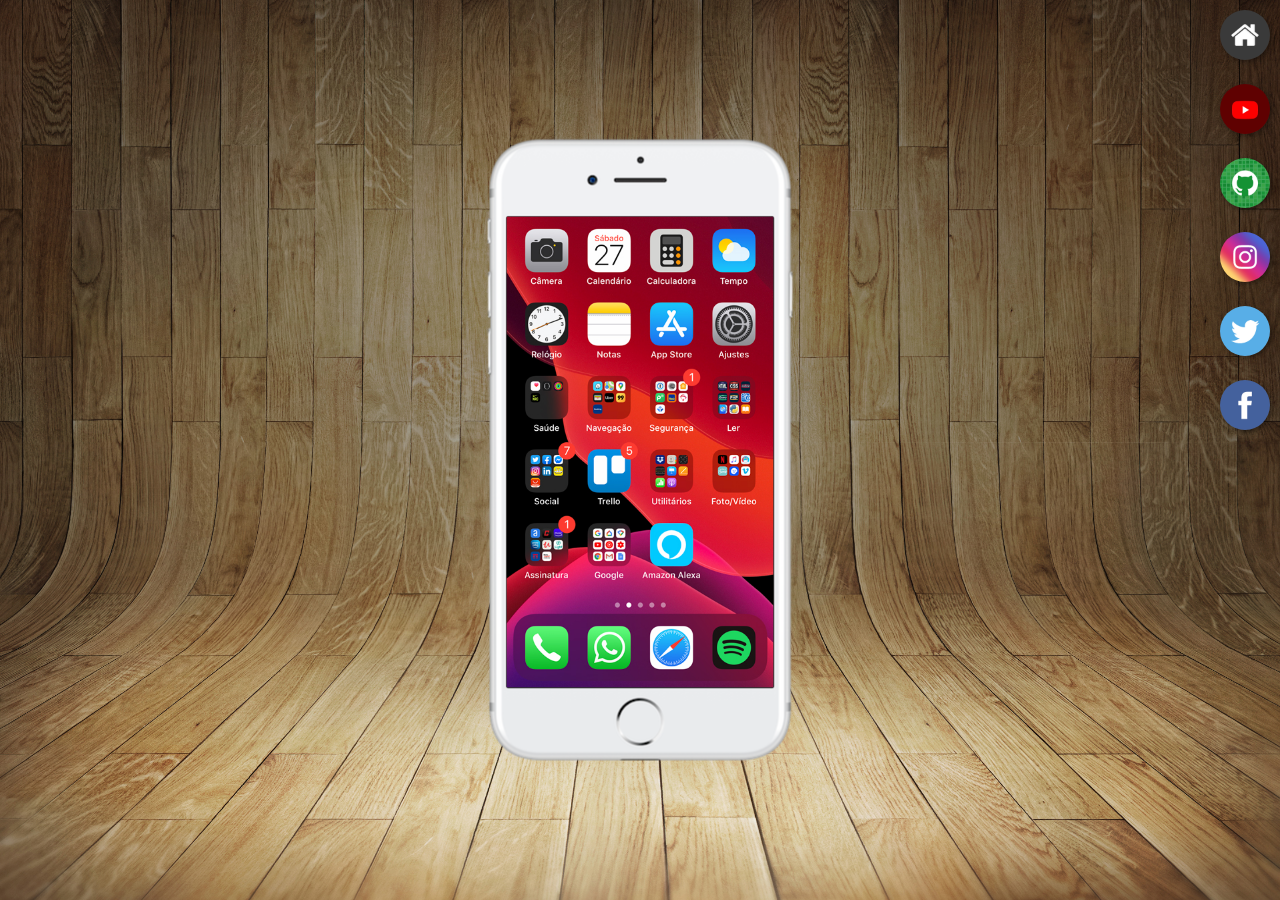
<file: index.html>
<!DOCTYPE html>
<html lang="pt-br">
<head>
    <meta charset="UTF-8">
    <meta name="viewport" content="width=device-width, initial-scale=1.0">
    <title>Projeto Redes Sociais</title>
    <link rel="stylesheet" href="estilos/style.css">
    <link rel="shortcut icon" href="favicon.ico" type="image/x-icon">
</head>
<body>
    <main>
        <section id="celular">
            <iframe src="home.html" frameborder="0" name="tela" id="tela">Seu navegador não é compativel com esta midia</iframe>
        </section>
        <section id="redes-sociais">
            <a href="home.html" target="tela"><img src="imagens/logo-home.jpg" alt="home"></a>
            <a href="paginas/youtube.html" target="tela"><img src="imagens/logo-youtube.jpg" alt="YouTube"></a>
            <a href="paginas/github.html" target="tela"><img src="imagens/logo-github.jpg" alt="GitHub"></a>
            <a href="paginas/instagram.html" target="tela"><img src="imagens/logo-instagram.jpg" alt="Instagram"></a>
            <a href="paginas/twitter.html" target="tela"><img src="imagens/logo-twitter.jpg" alt="Twitter"></a>
            <a href="paginas/facebook.html" target="tela"><img src="imagens/logo-facebook.jpg" alt="Facebook"></a>
            
        </section>
    </main>
</body>
</html>
</file>
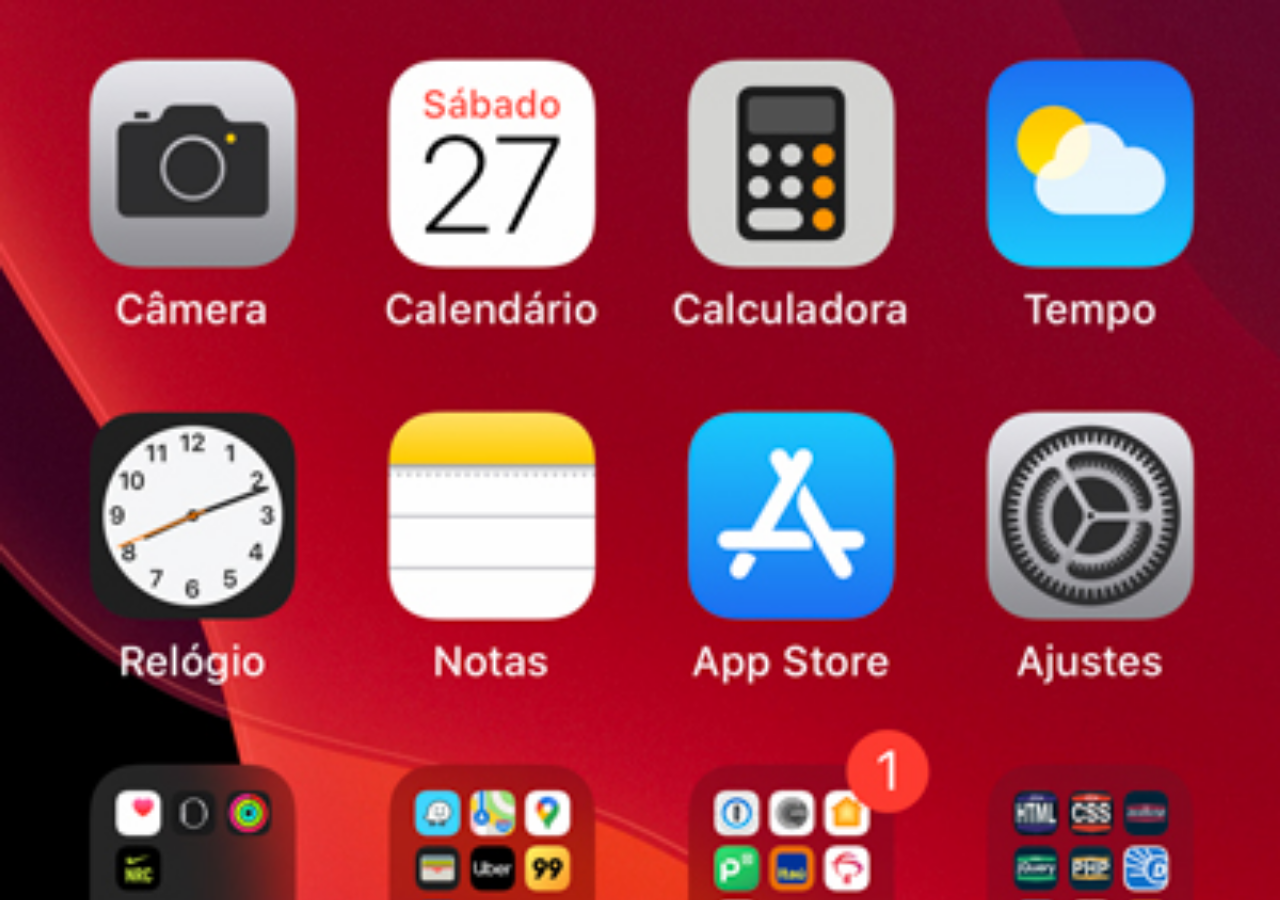
<file: home.html>
<!DOCTYPE html>
<html lang="pt-br">
<head>
    <meta charset="UTF-8">
    <meta name="viewport" content="width=device-width, initial-scale=1.0">
    <title>Home</title>
    <style>
        *{
            padding:0px;
            margin:0px;
        }

        body{
            height:100vh;
            width:100vw;
            background:black url('imagens/tela-home.jpg') no-repeat top center;
            background-size: cover;

        }

    </style>
</head>
<body>
   
</body>
</html>
</file>
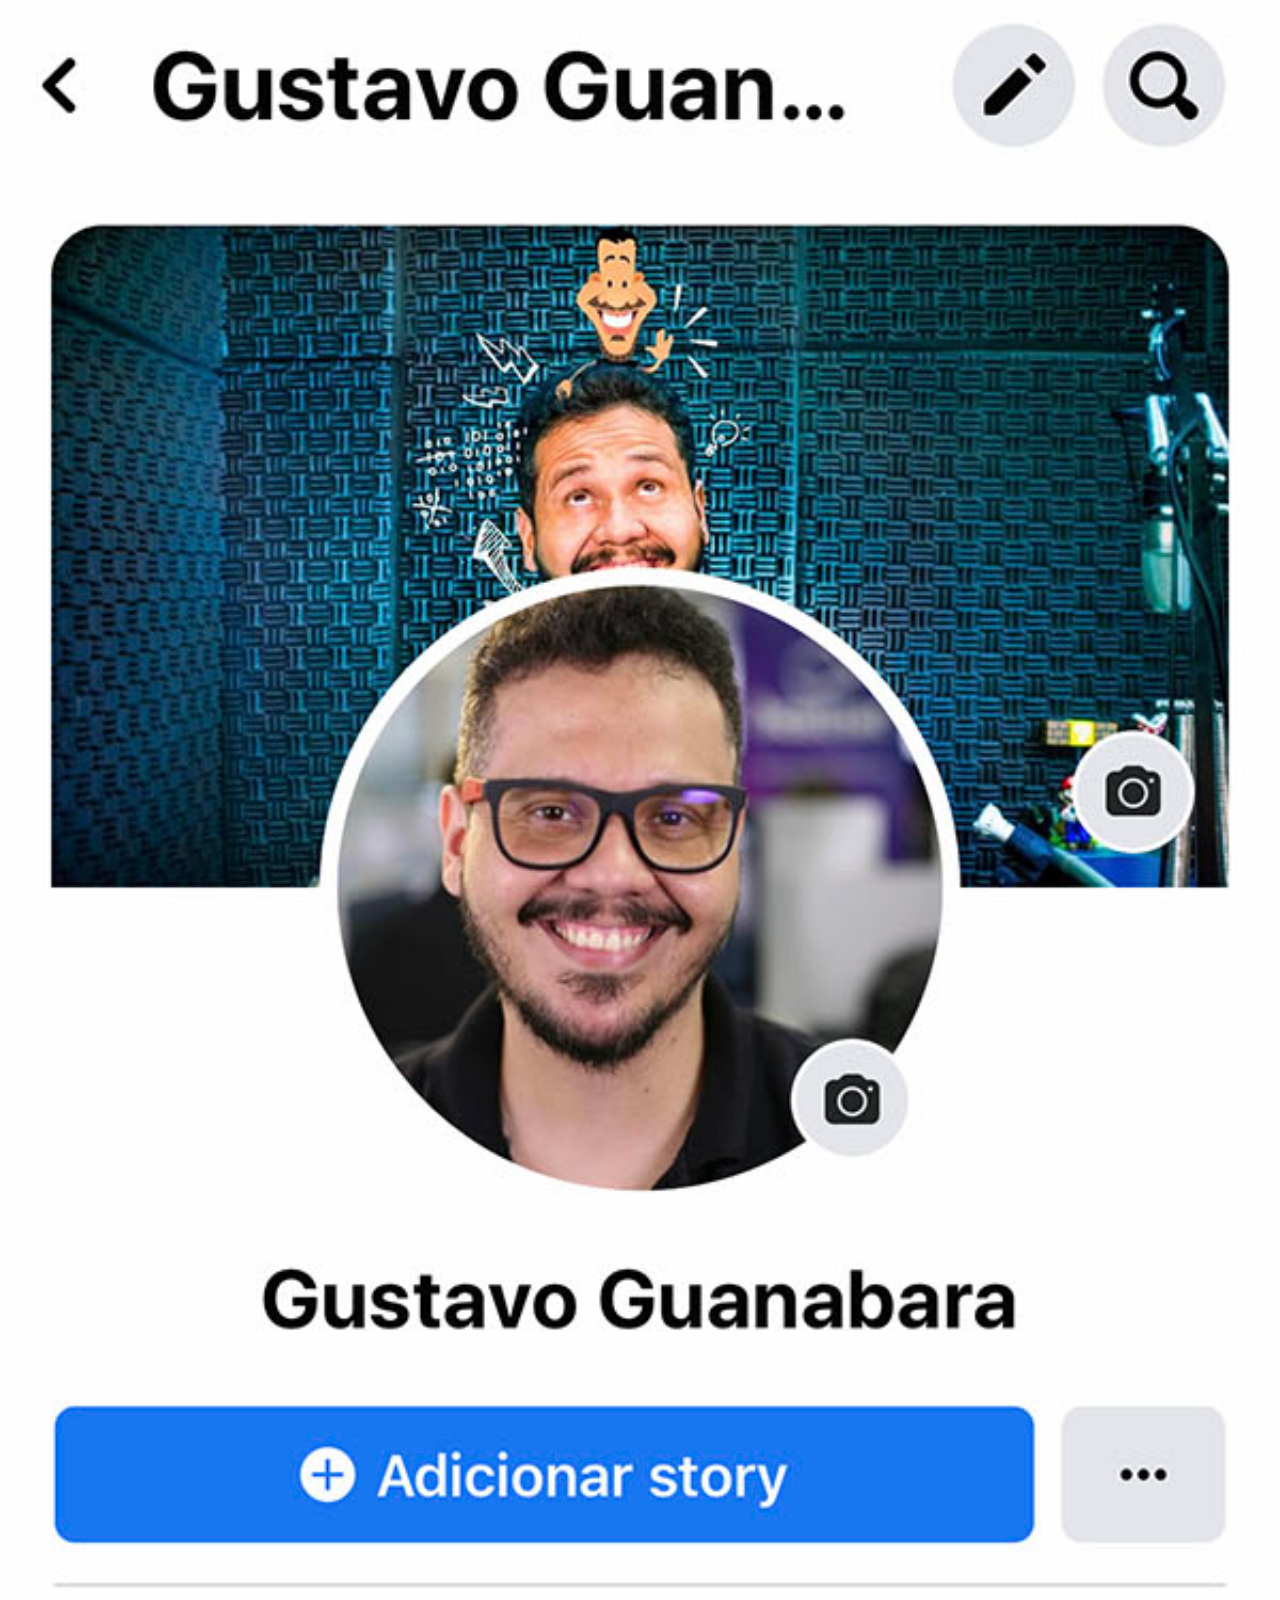
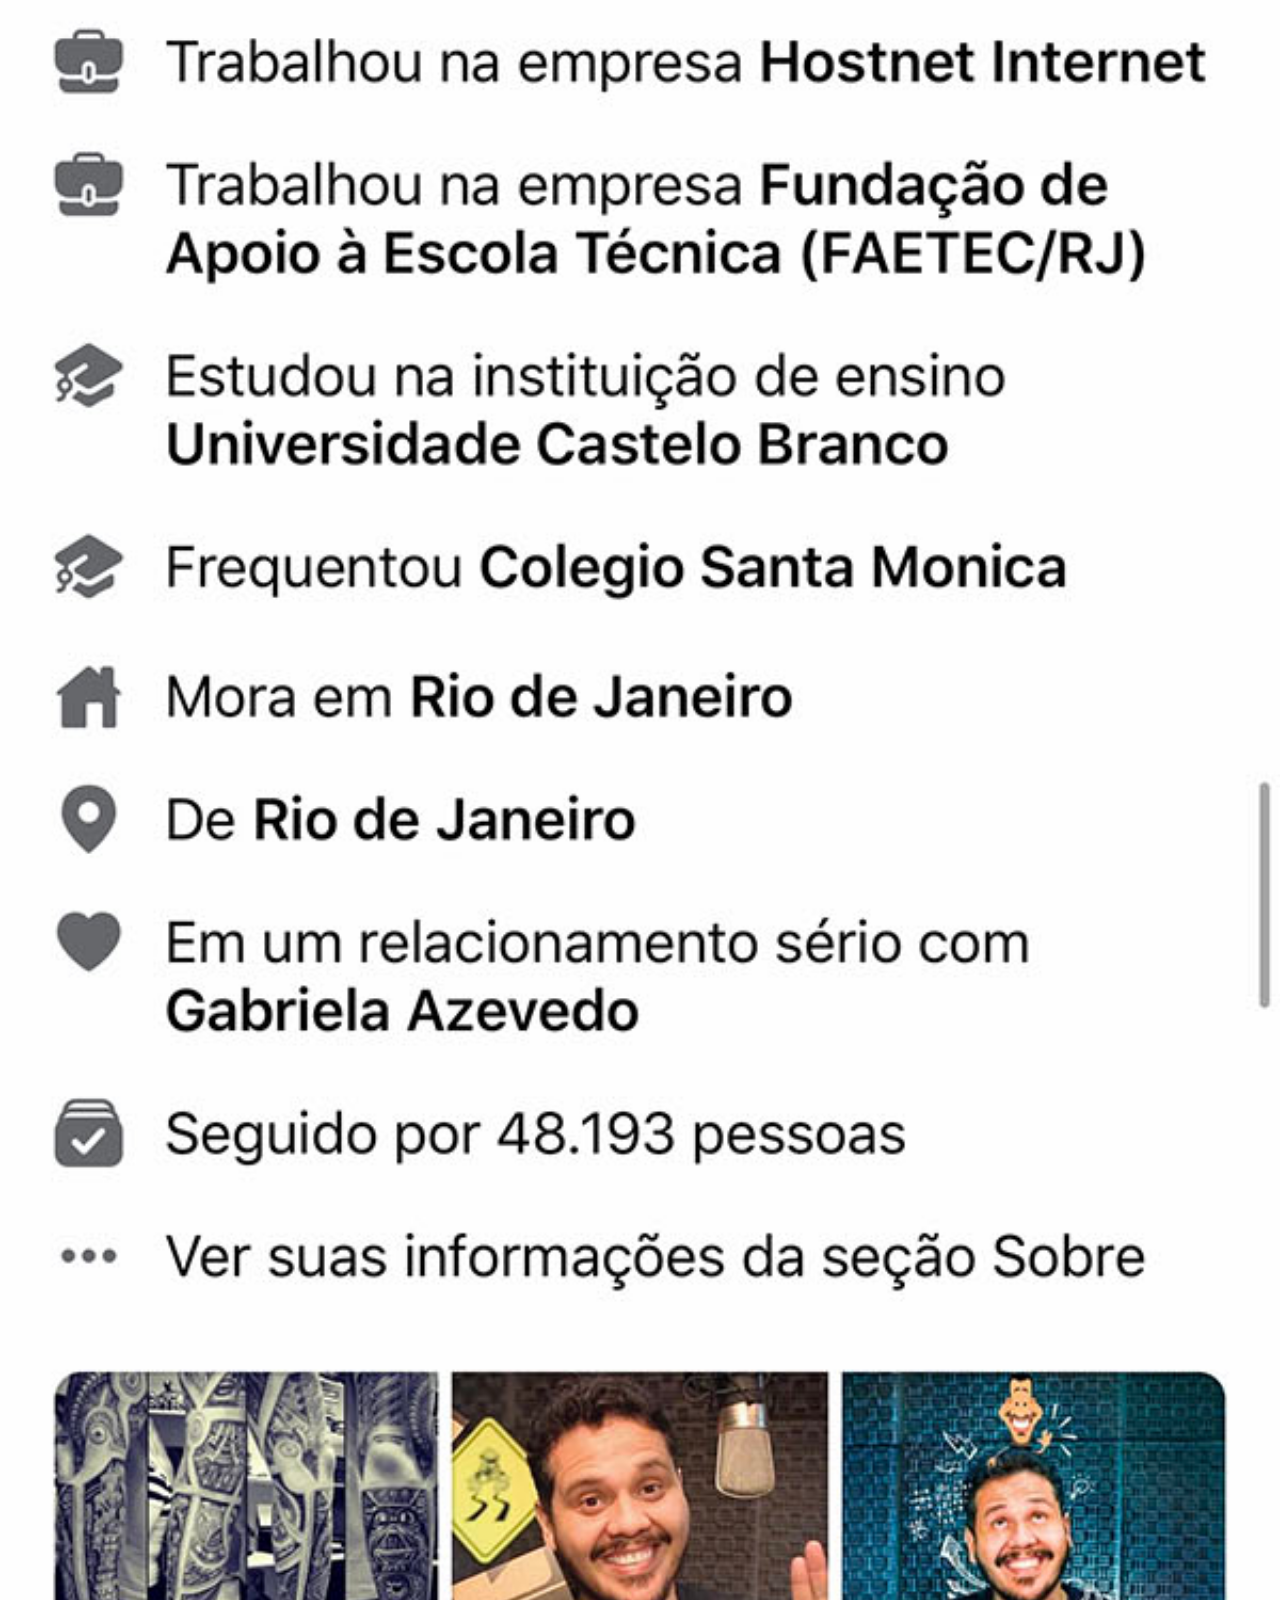
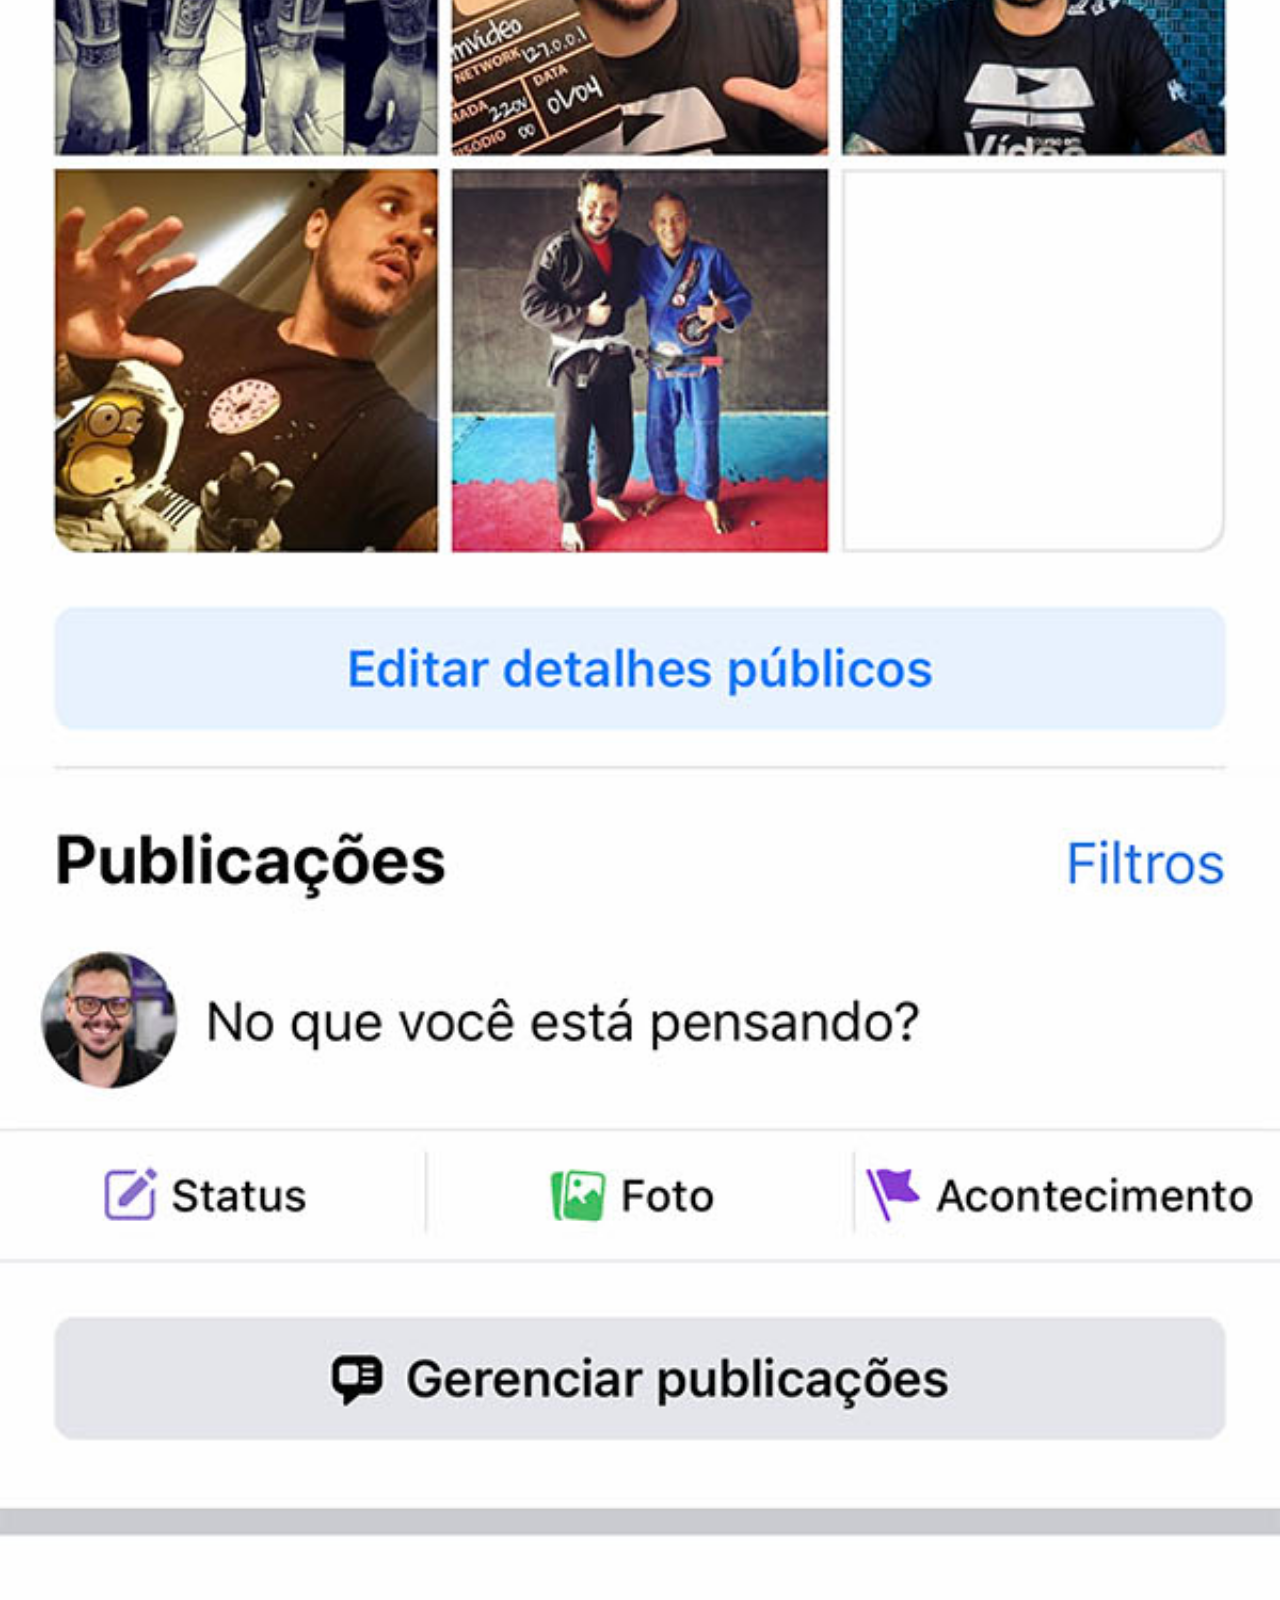
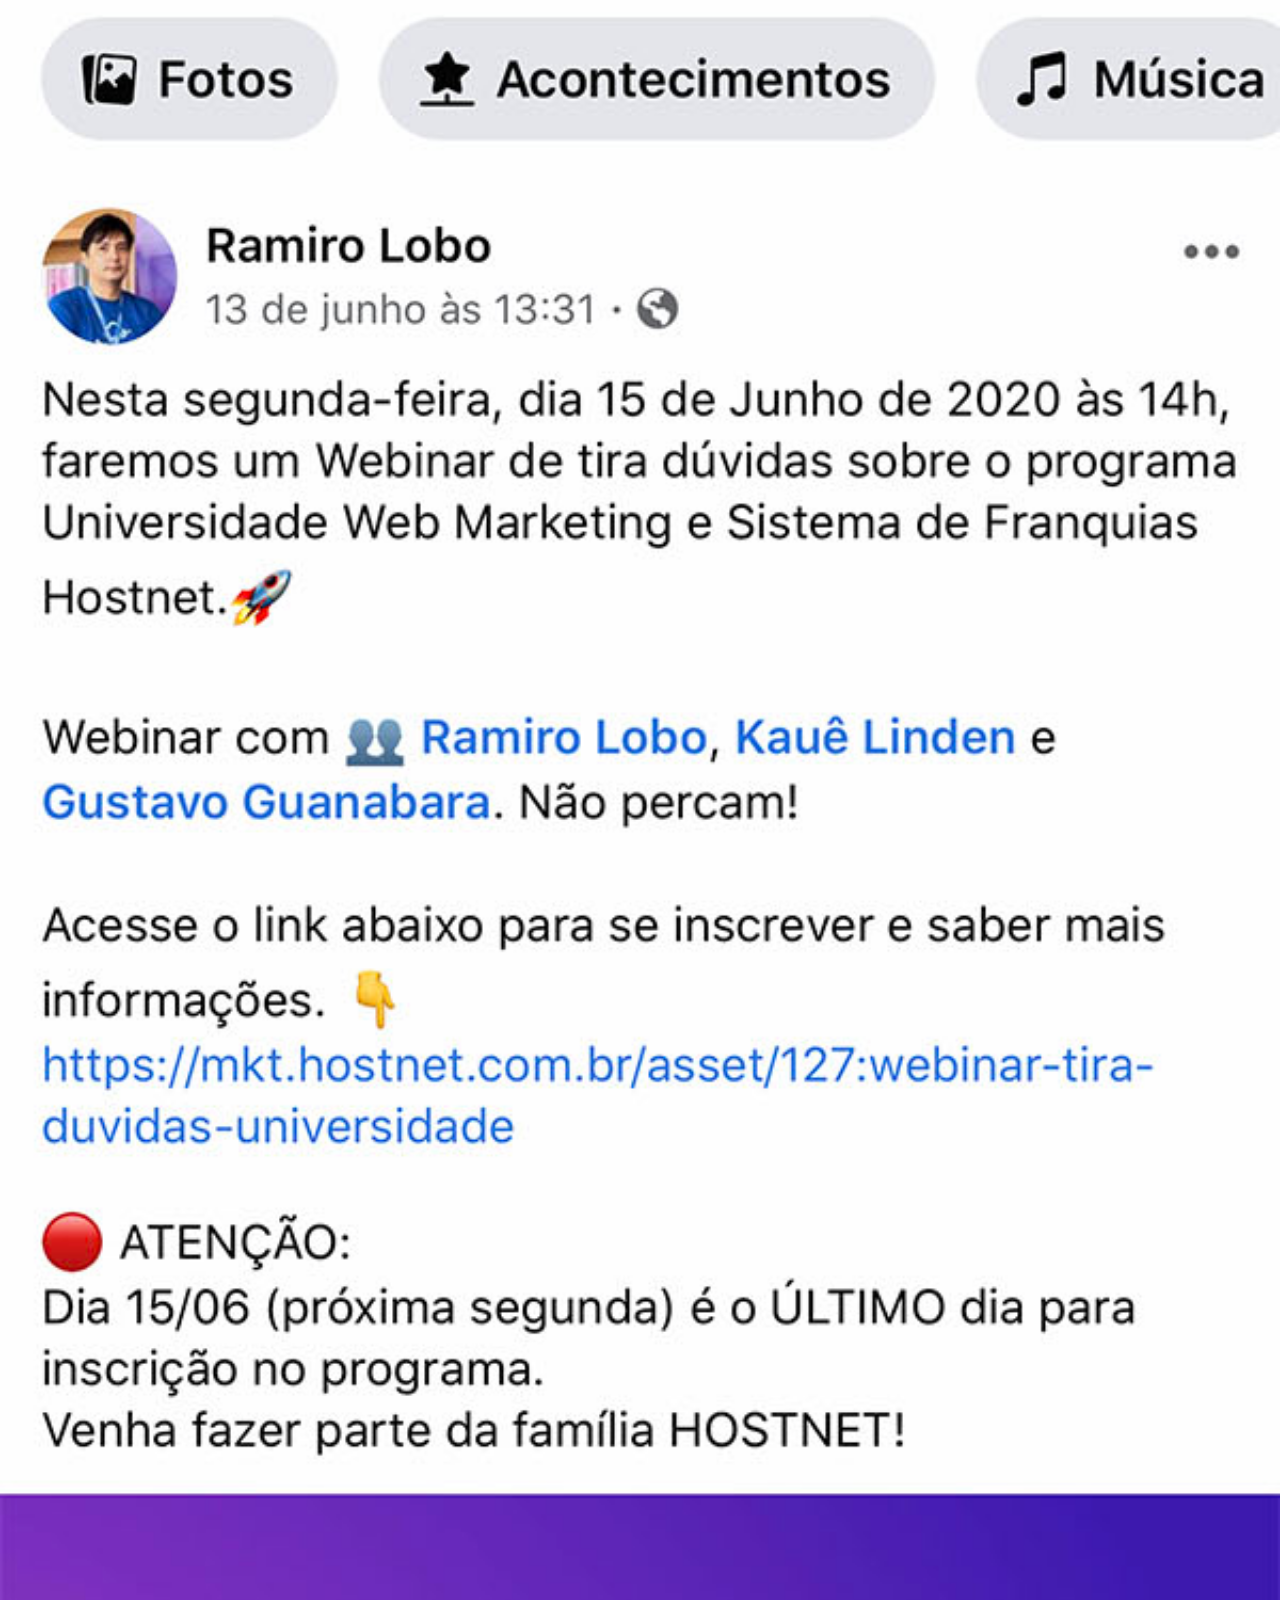
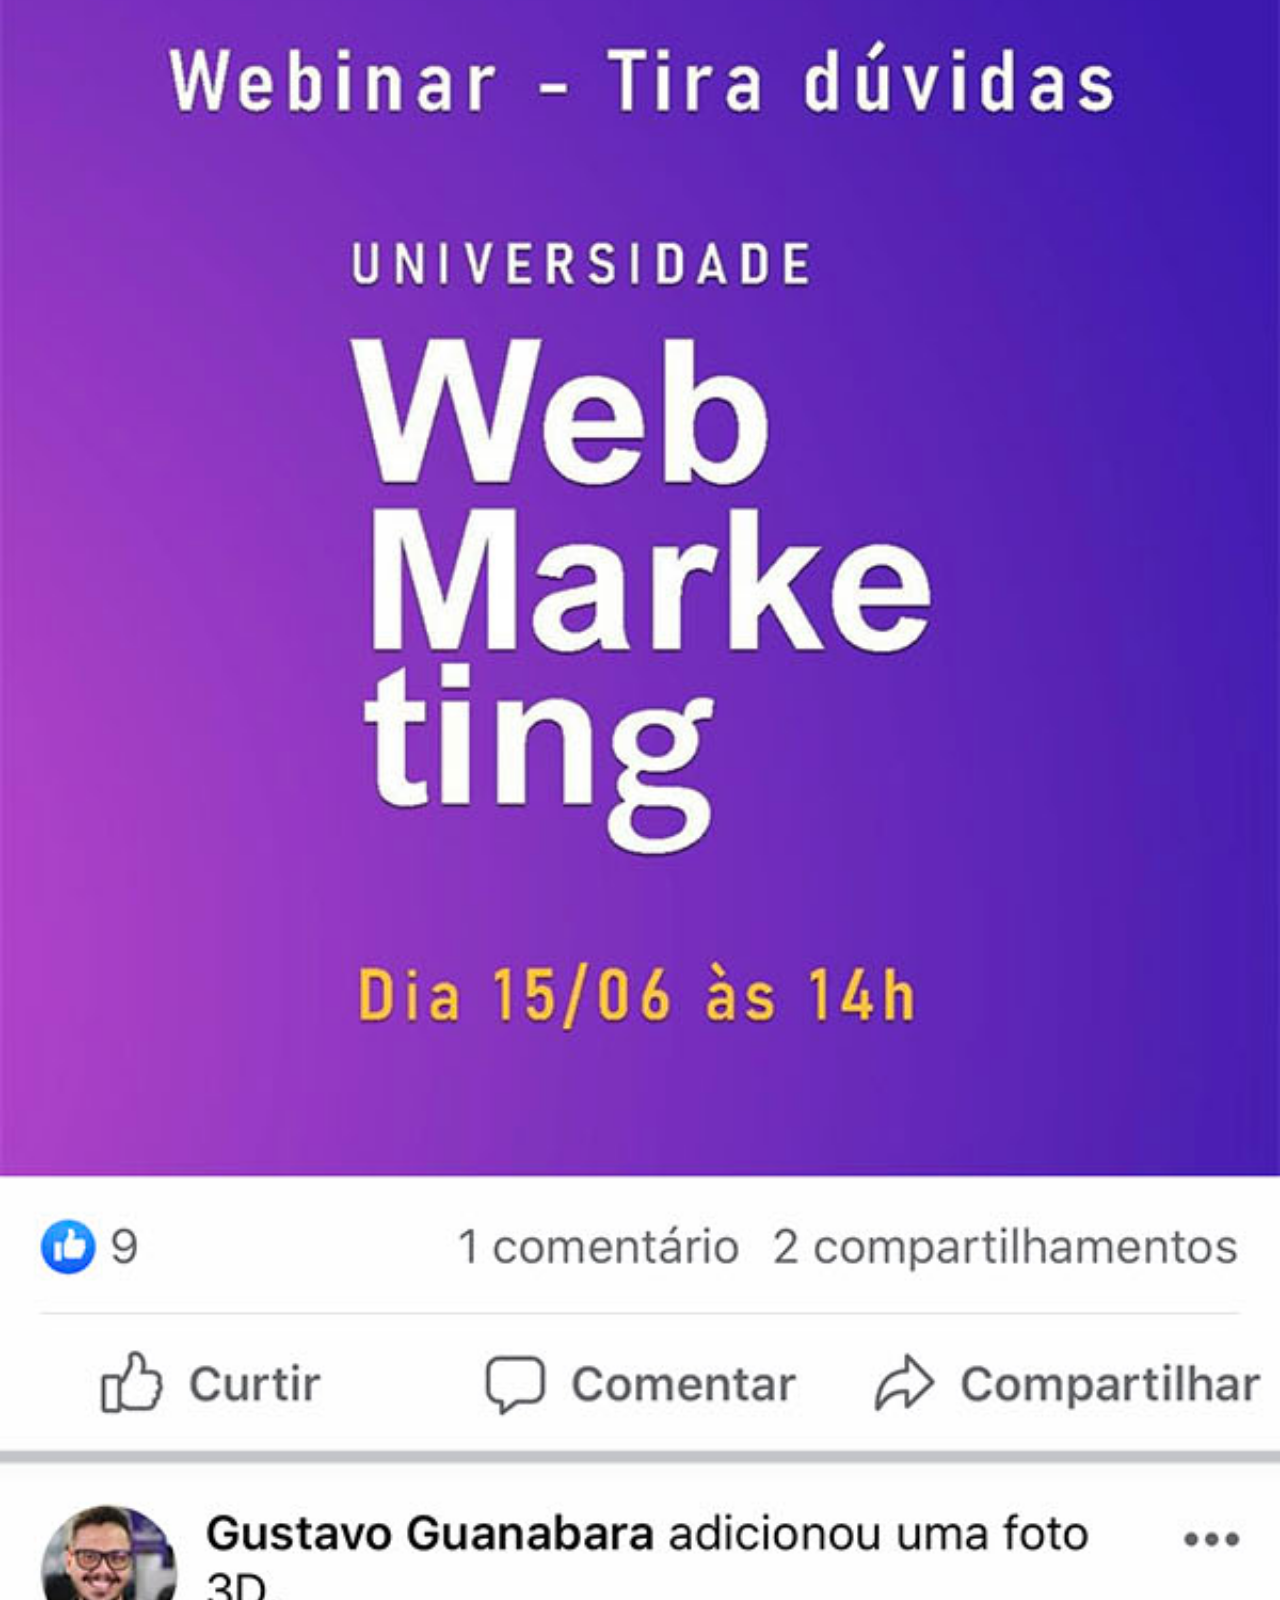
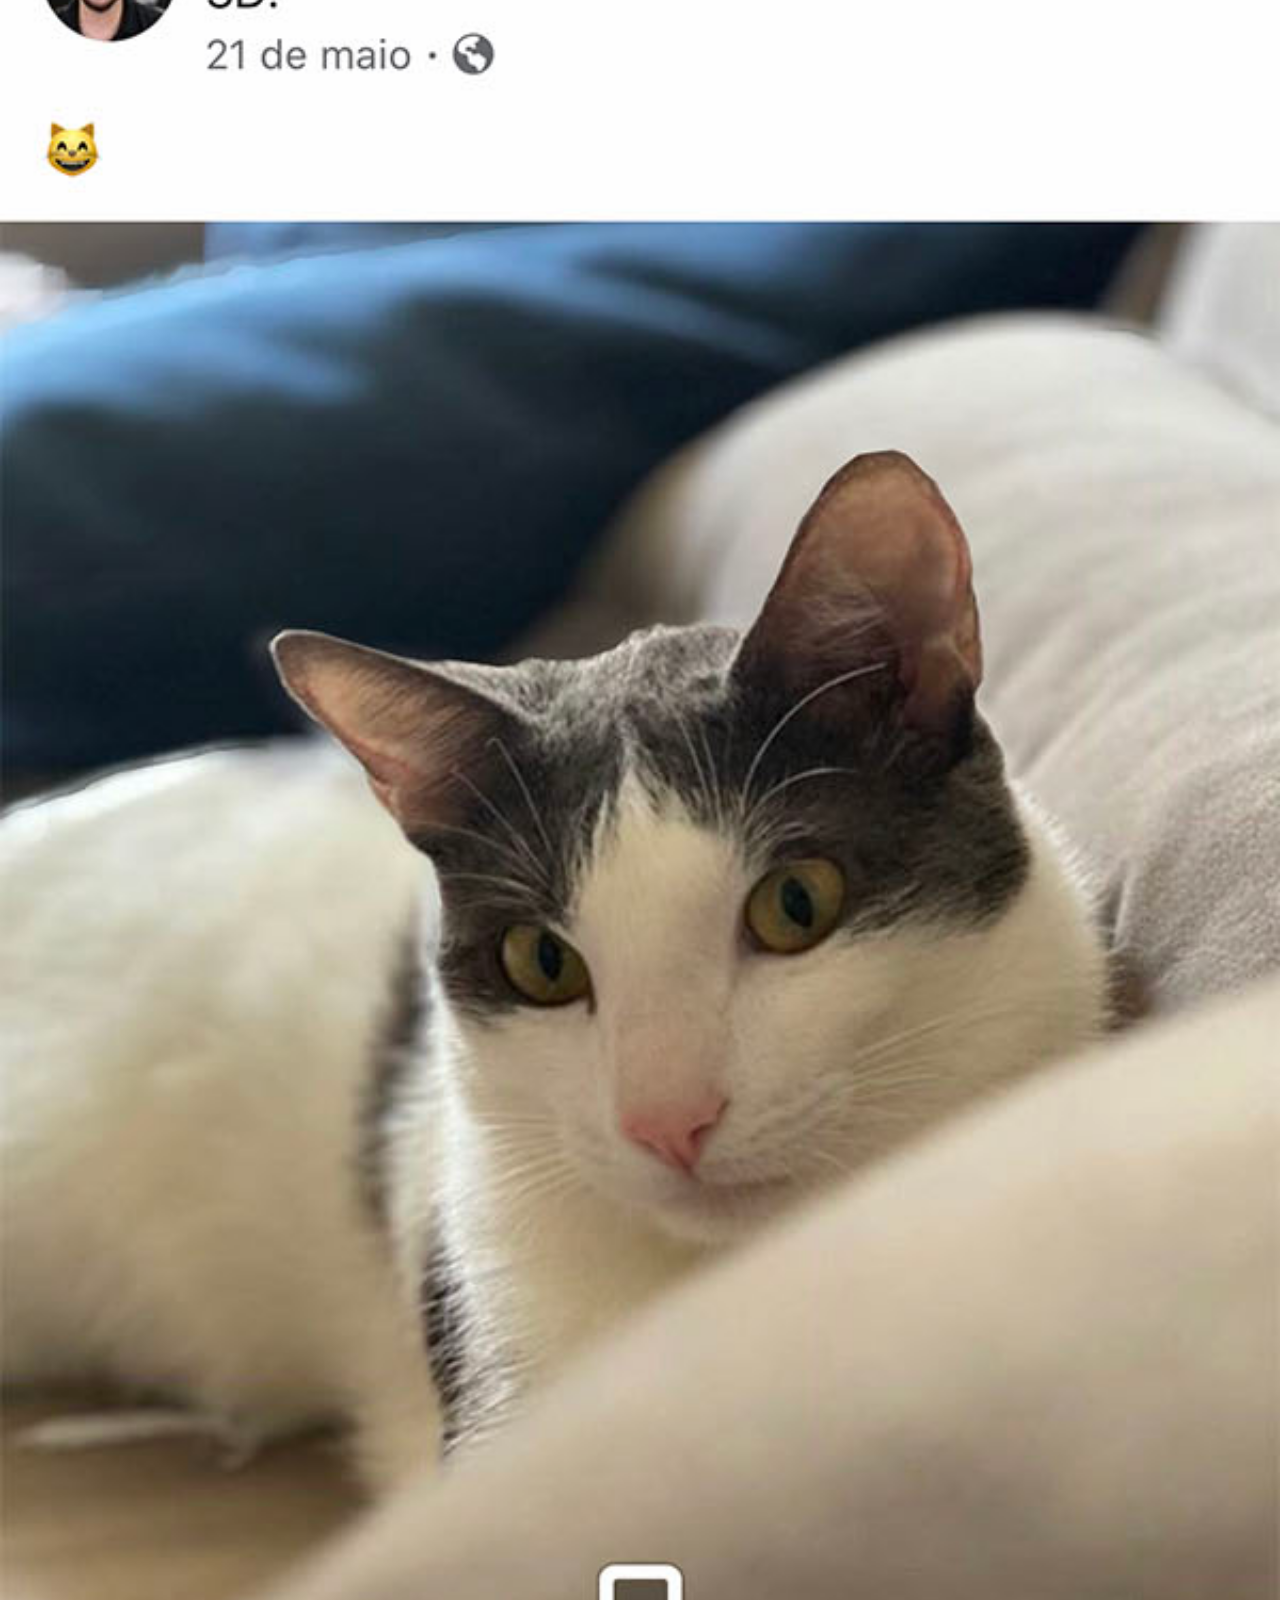
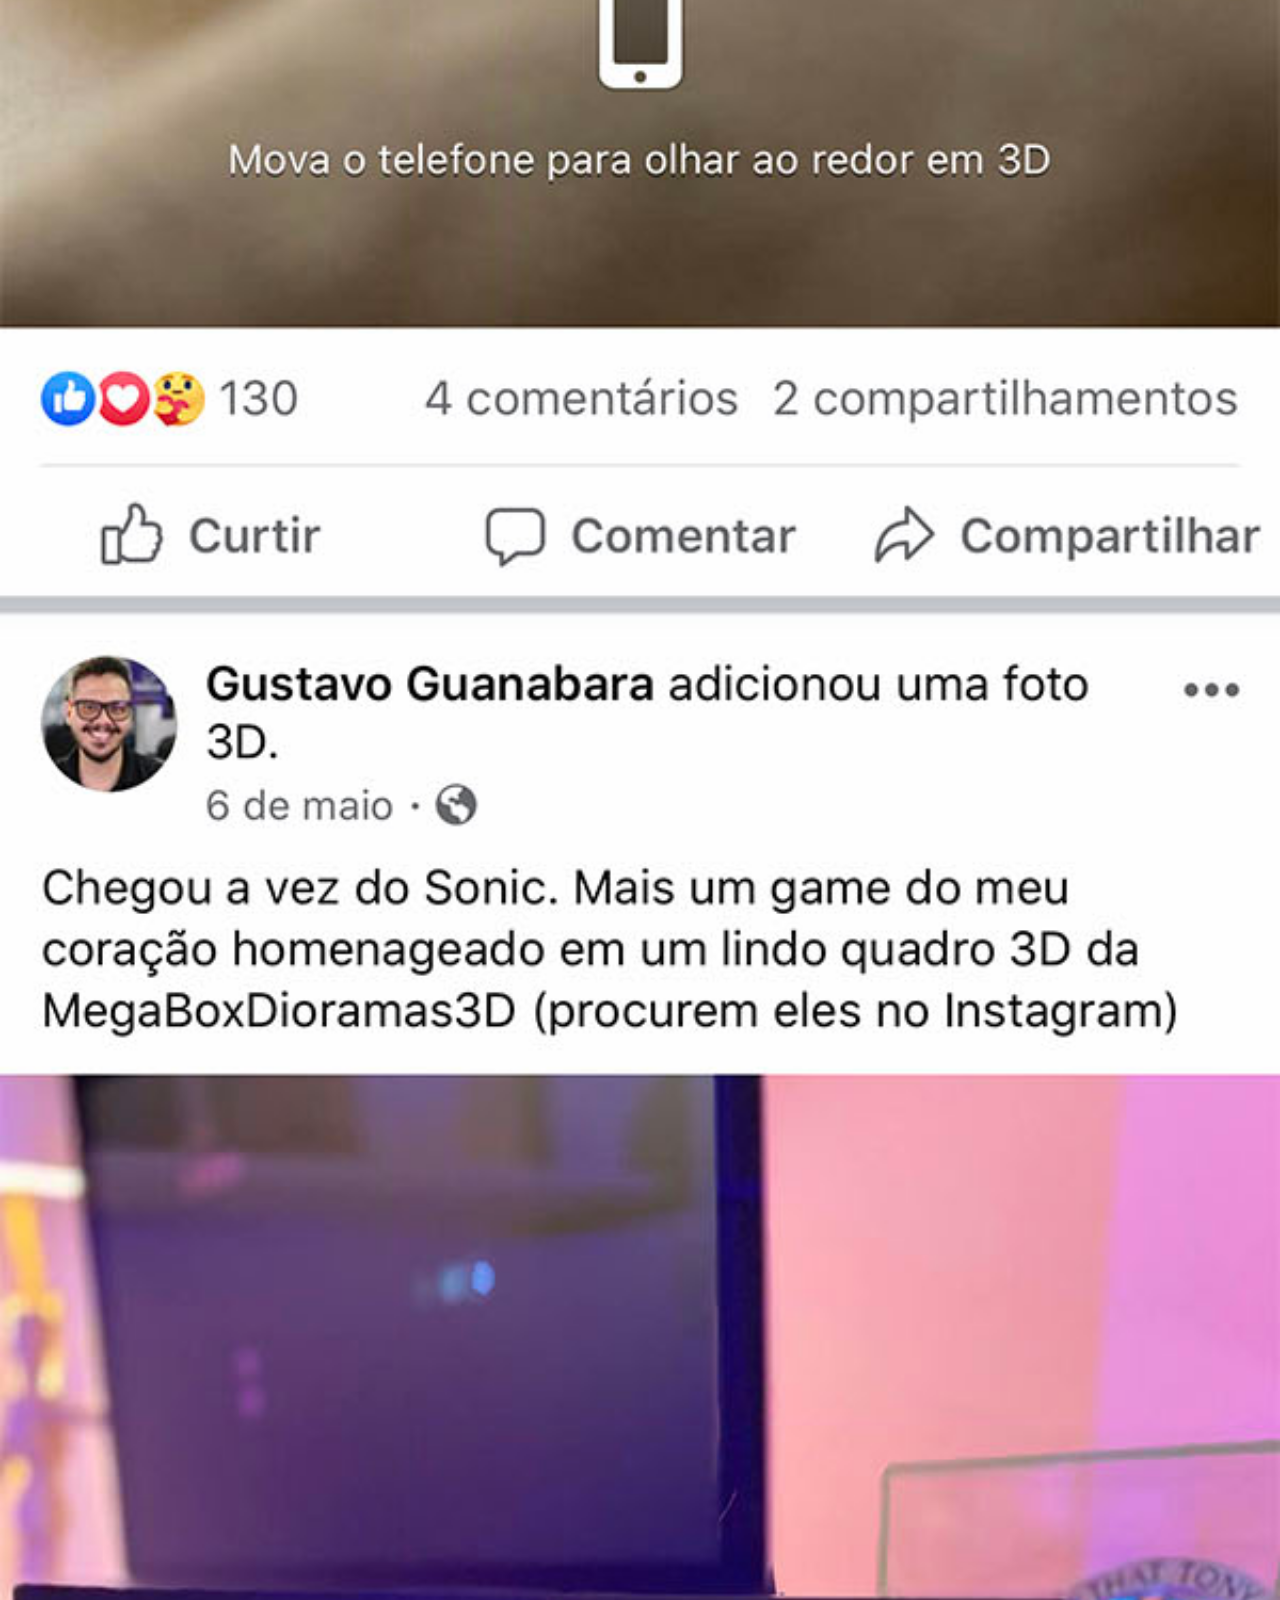
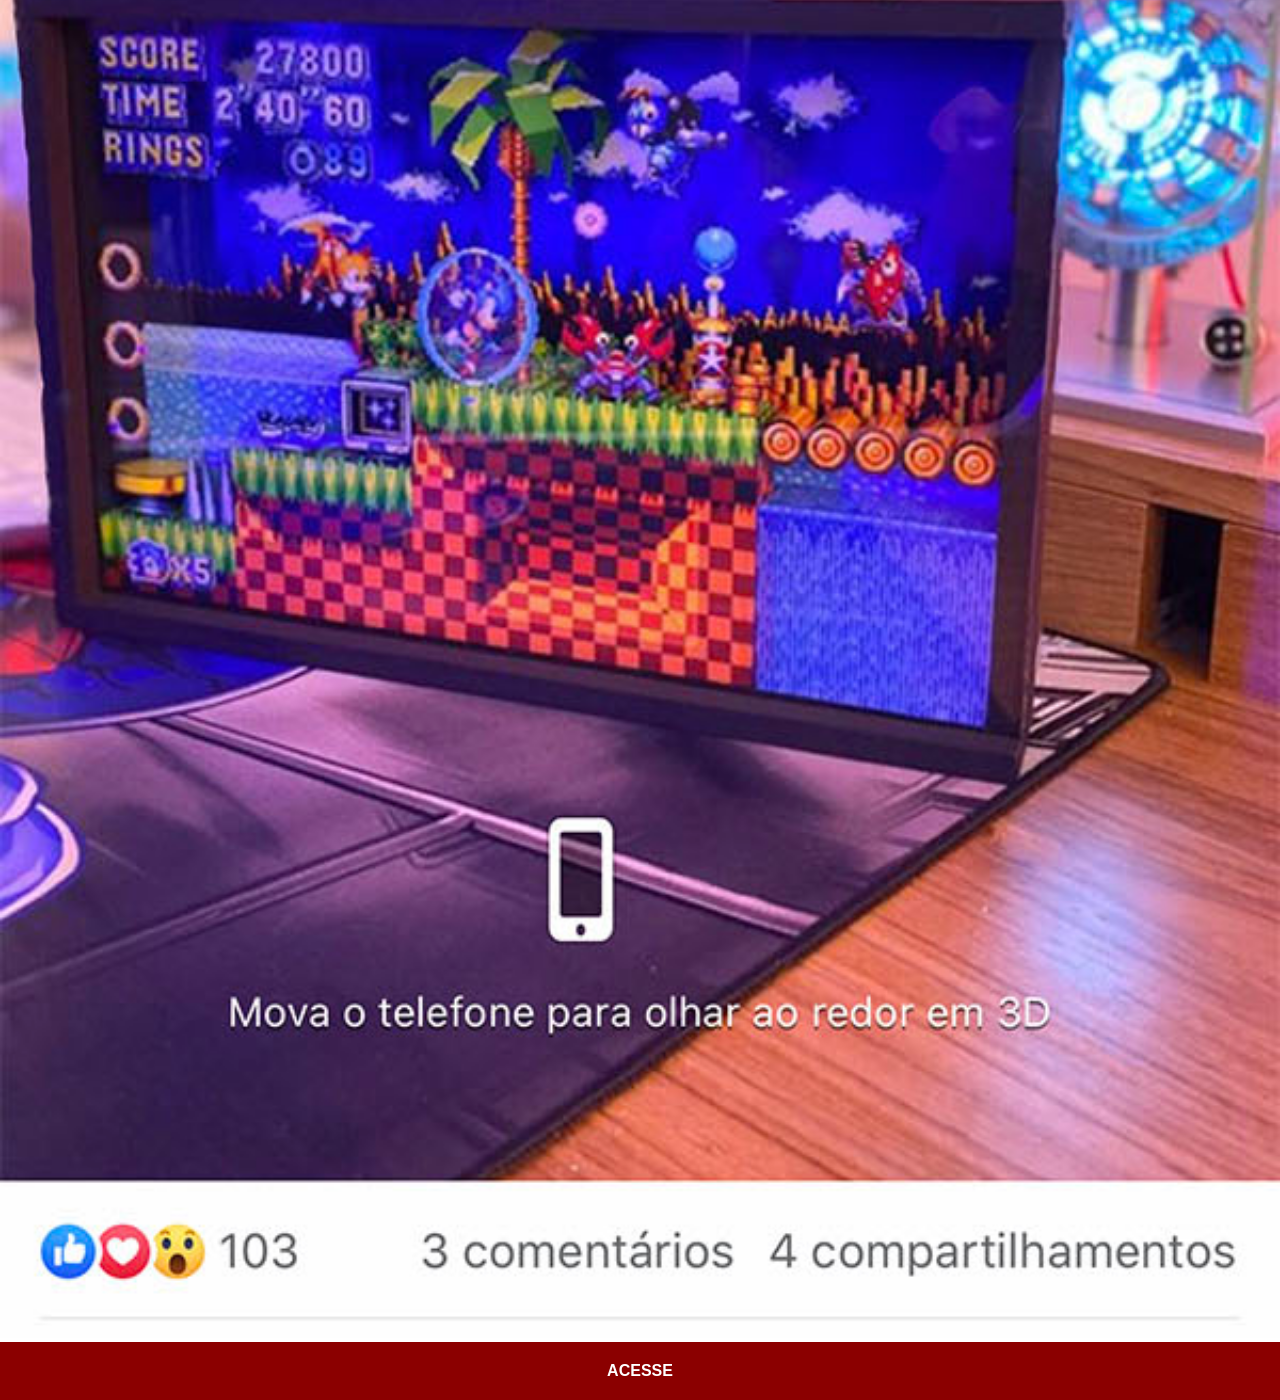
<file: paginas/facebook.html>
<!DOCTYPE html>
<html lang="pt-br">
<head>
    <meta charset="UTF-8">
    <meta name="viewport" content="width=device-width, initial-scale=1.0">
    <title>Facebook</title>
    <link rel="stylesheet" href="../estilos/social.css">
</head>
<body>
    <img src="../imagens/tela-facebook.jpg" alt="Facebook">
    <a href="https://facebook.com" target="_blank">ACESSE</a>
</body>
</html>
</file>
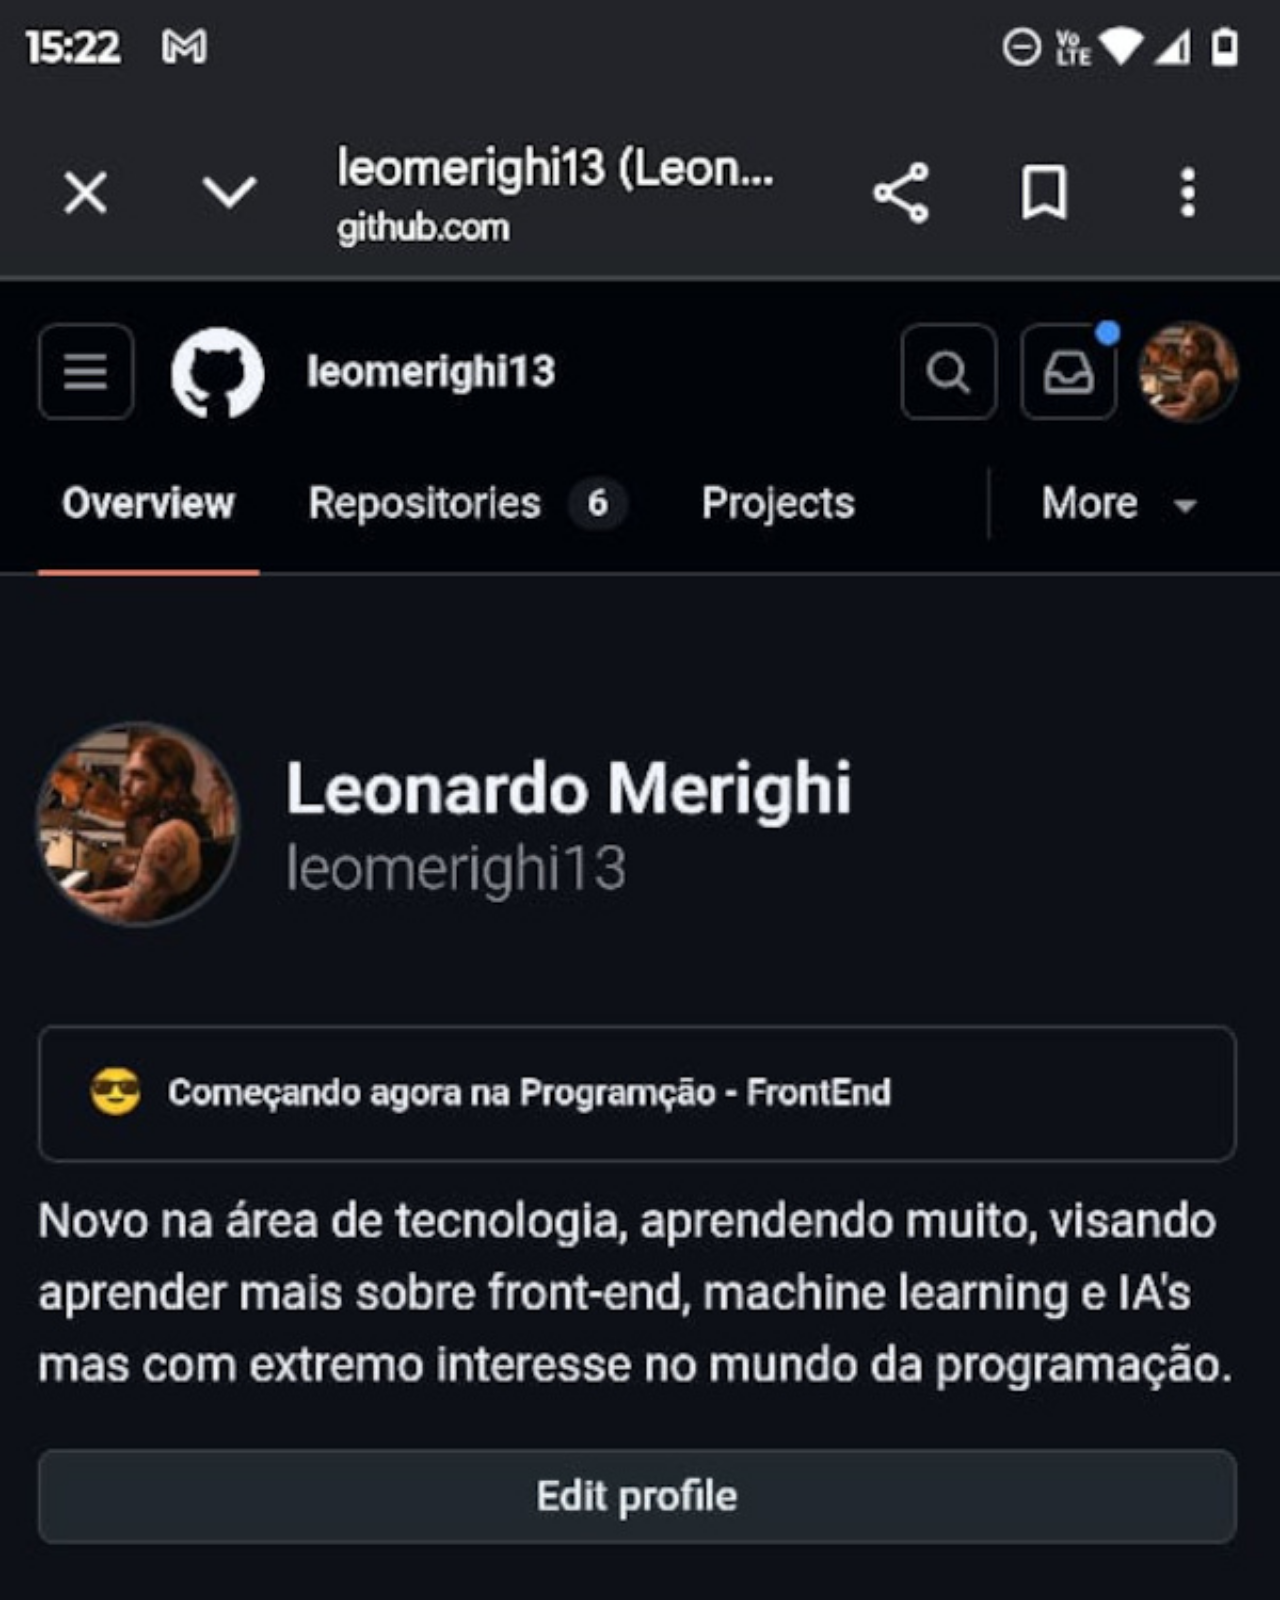
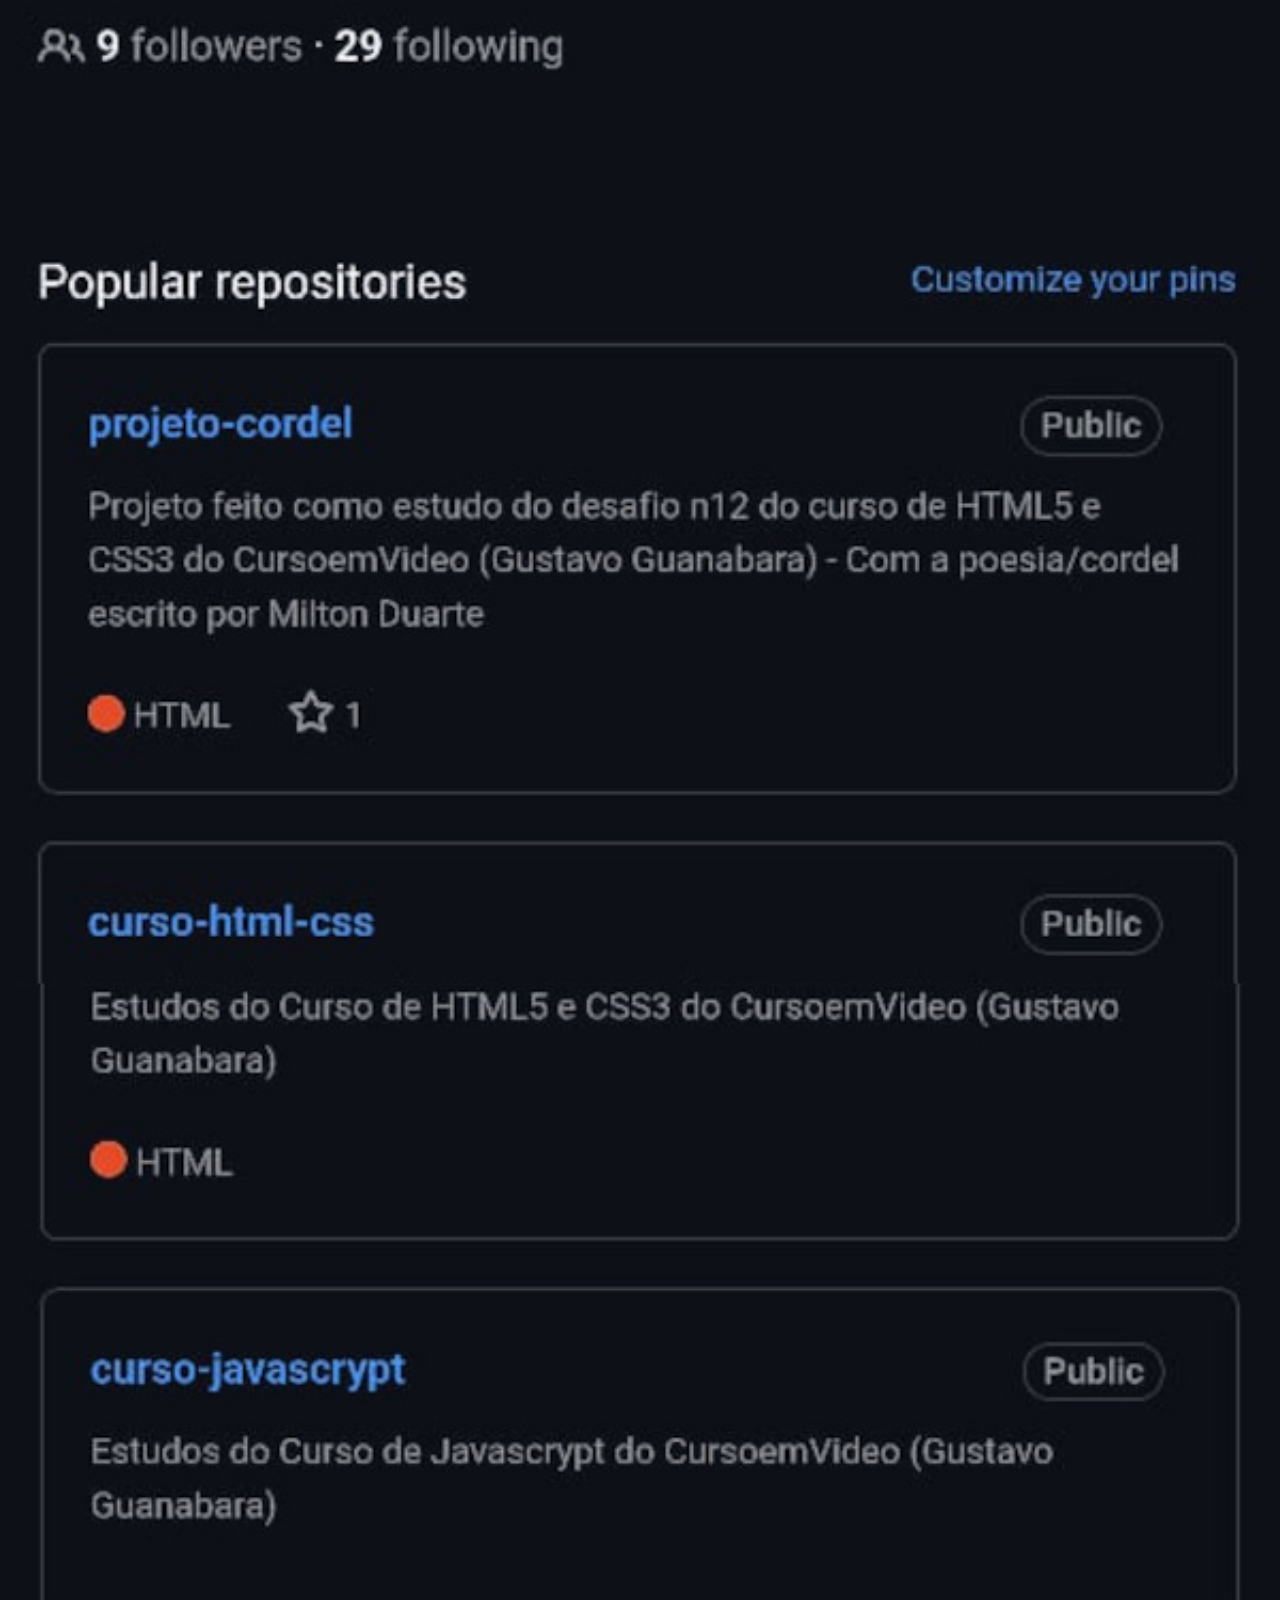
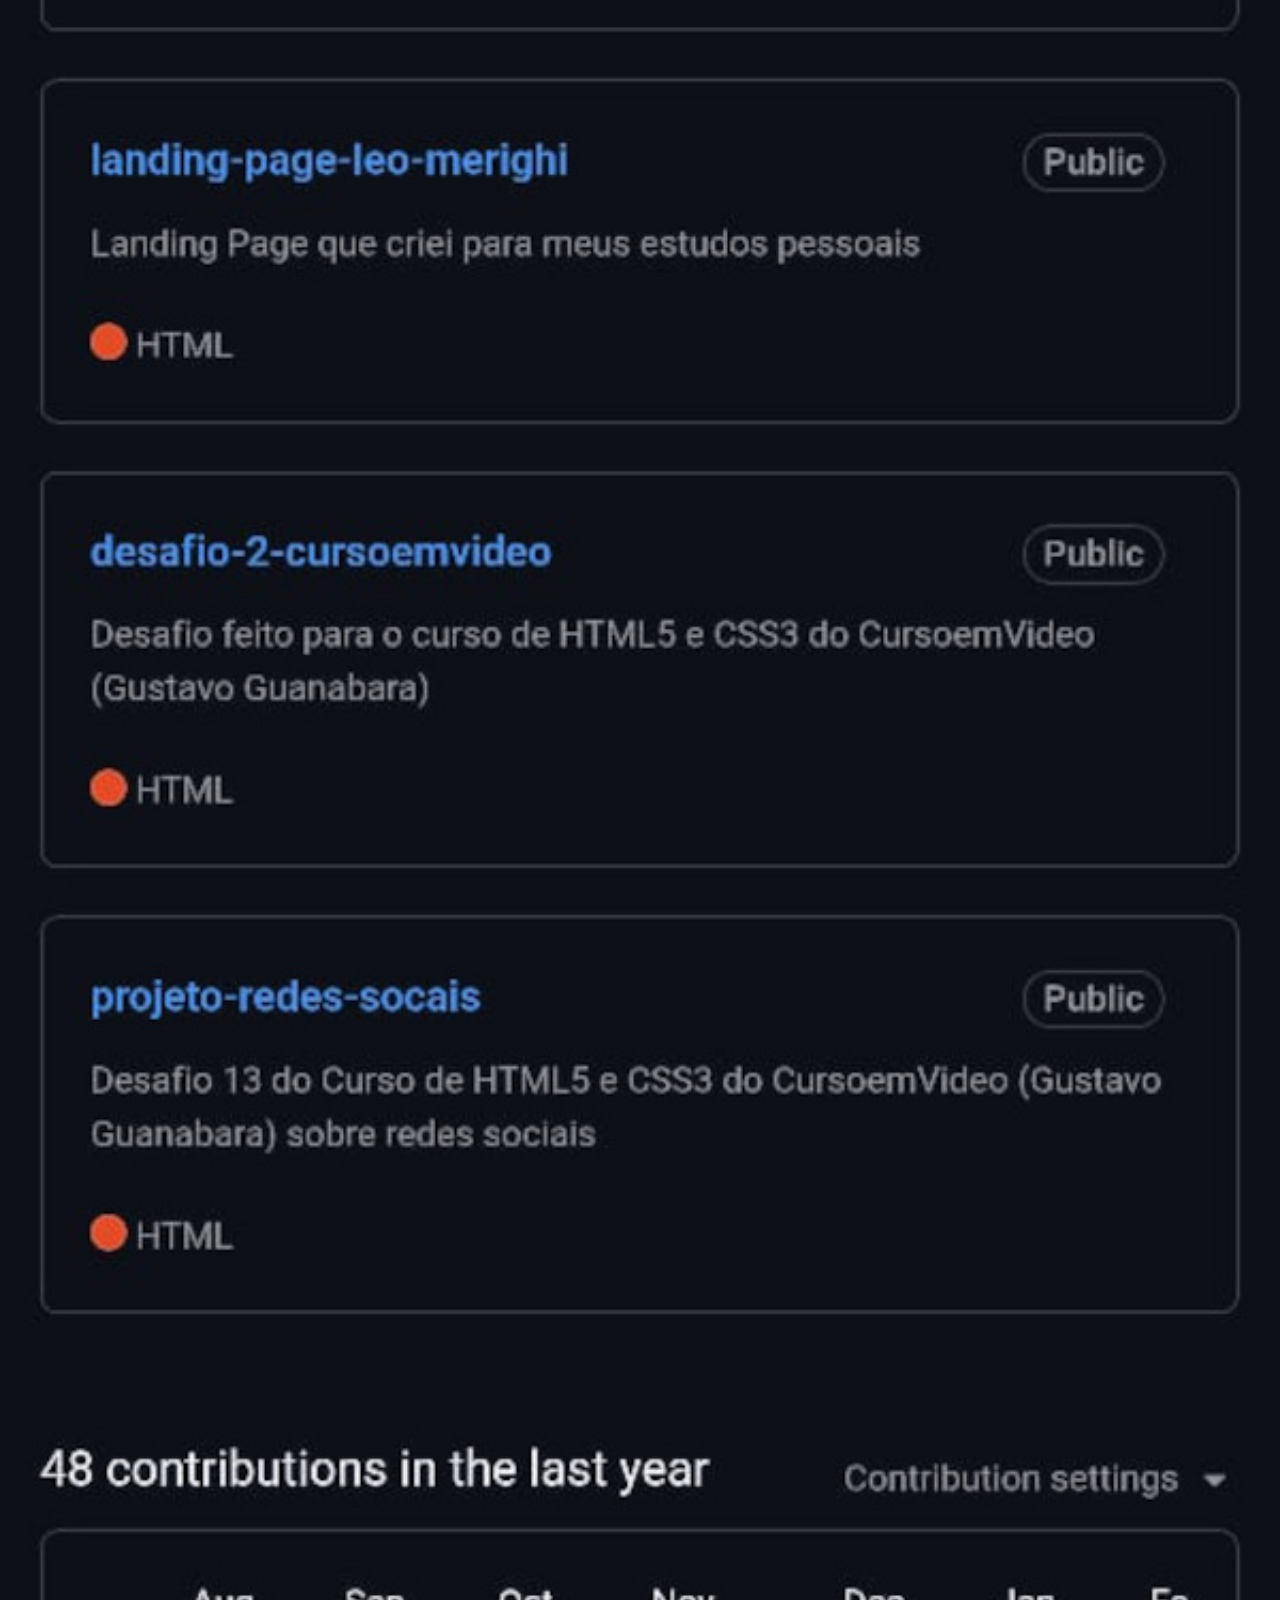
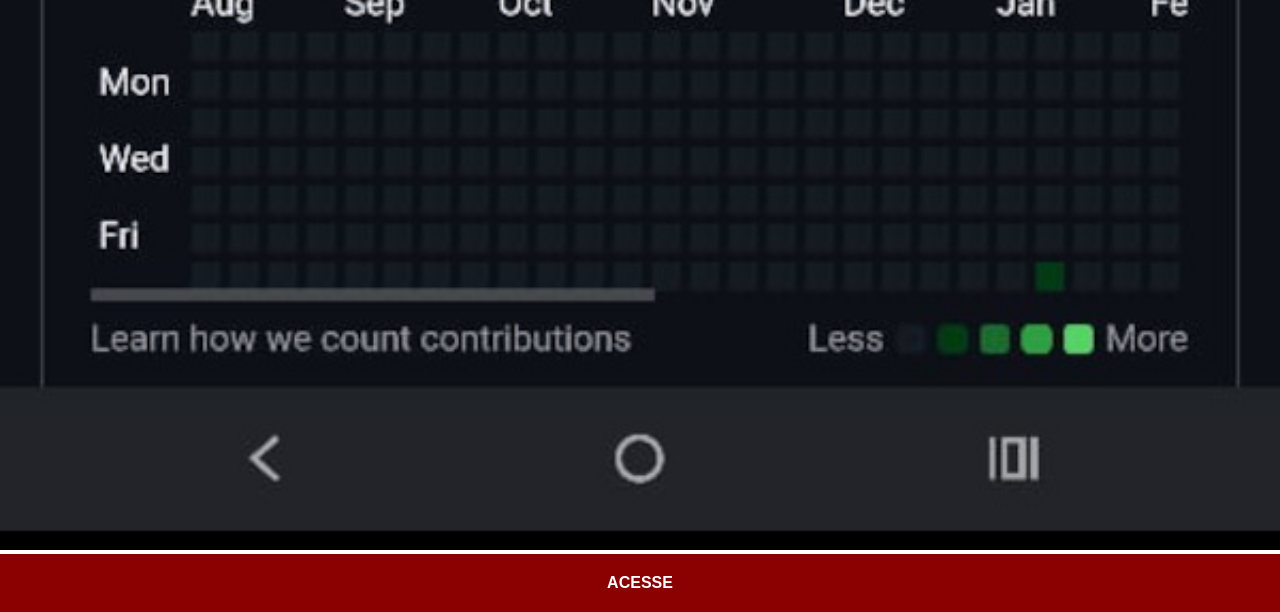
<file: paginas/github.html>
<!DOCTYPE html>
<html lang="pt-br">
<head>
    <meta charset="UTF-8">
    <meta name="viewport" content="width=device-width, initial-scale=1.0">
    <title>GitHub</title>
    <link rel="stylesheet" href="../estilos/social.css">
</head>
<body>
    <img src="../imagens/tela-github.jpeg" alt="GitHub">
    <a href="https://github.com/leomerighi13" target="_blank">ACESSE</a>
</body>
</html>
</file>
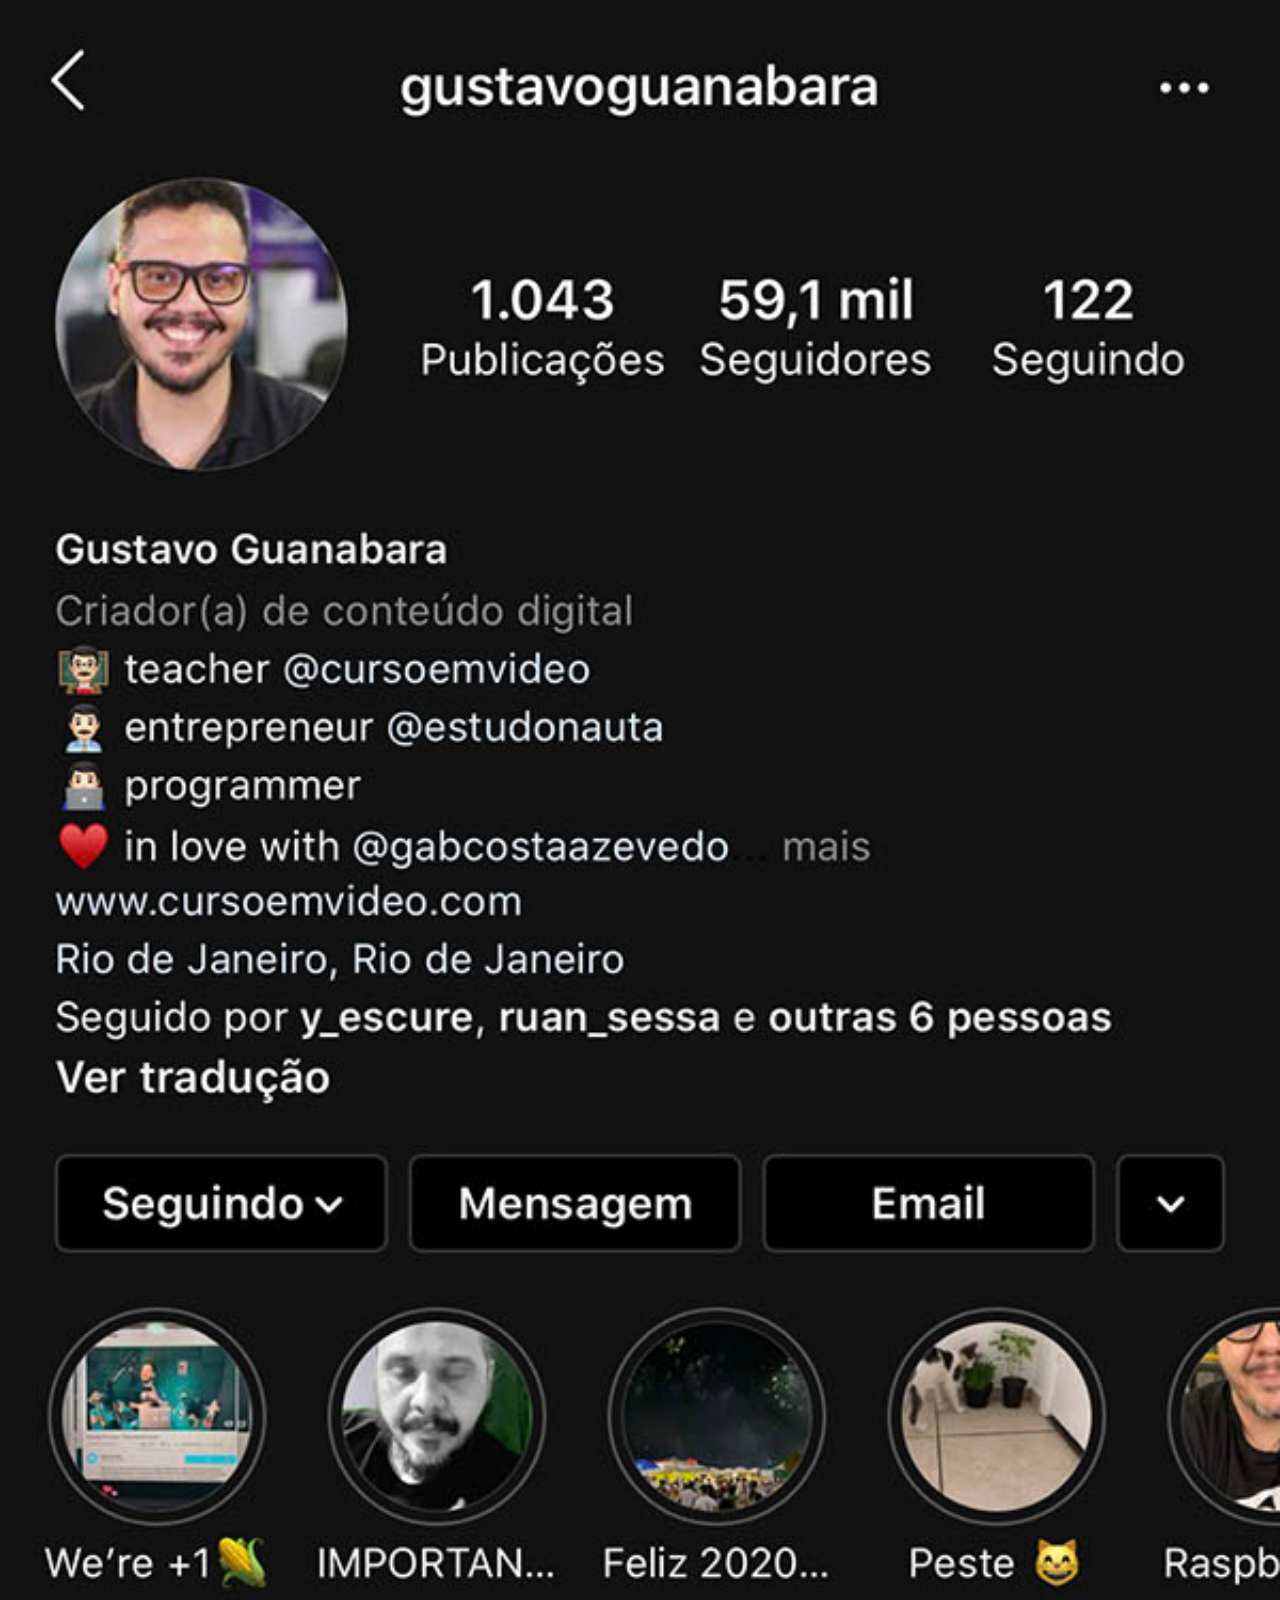
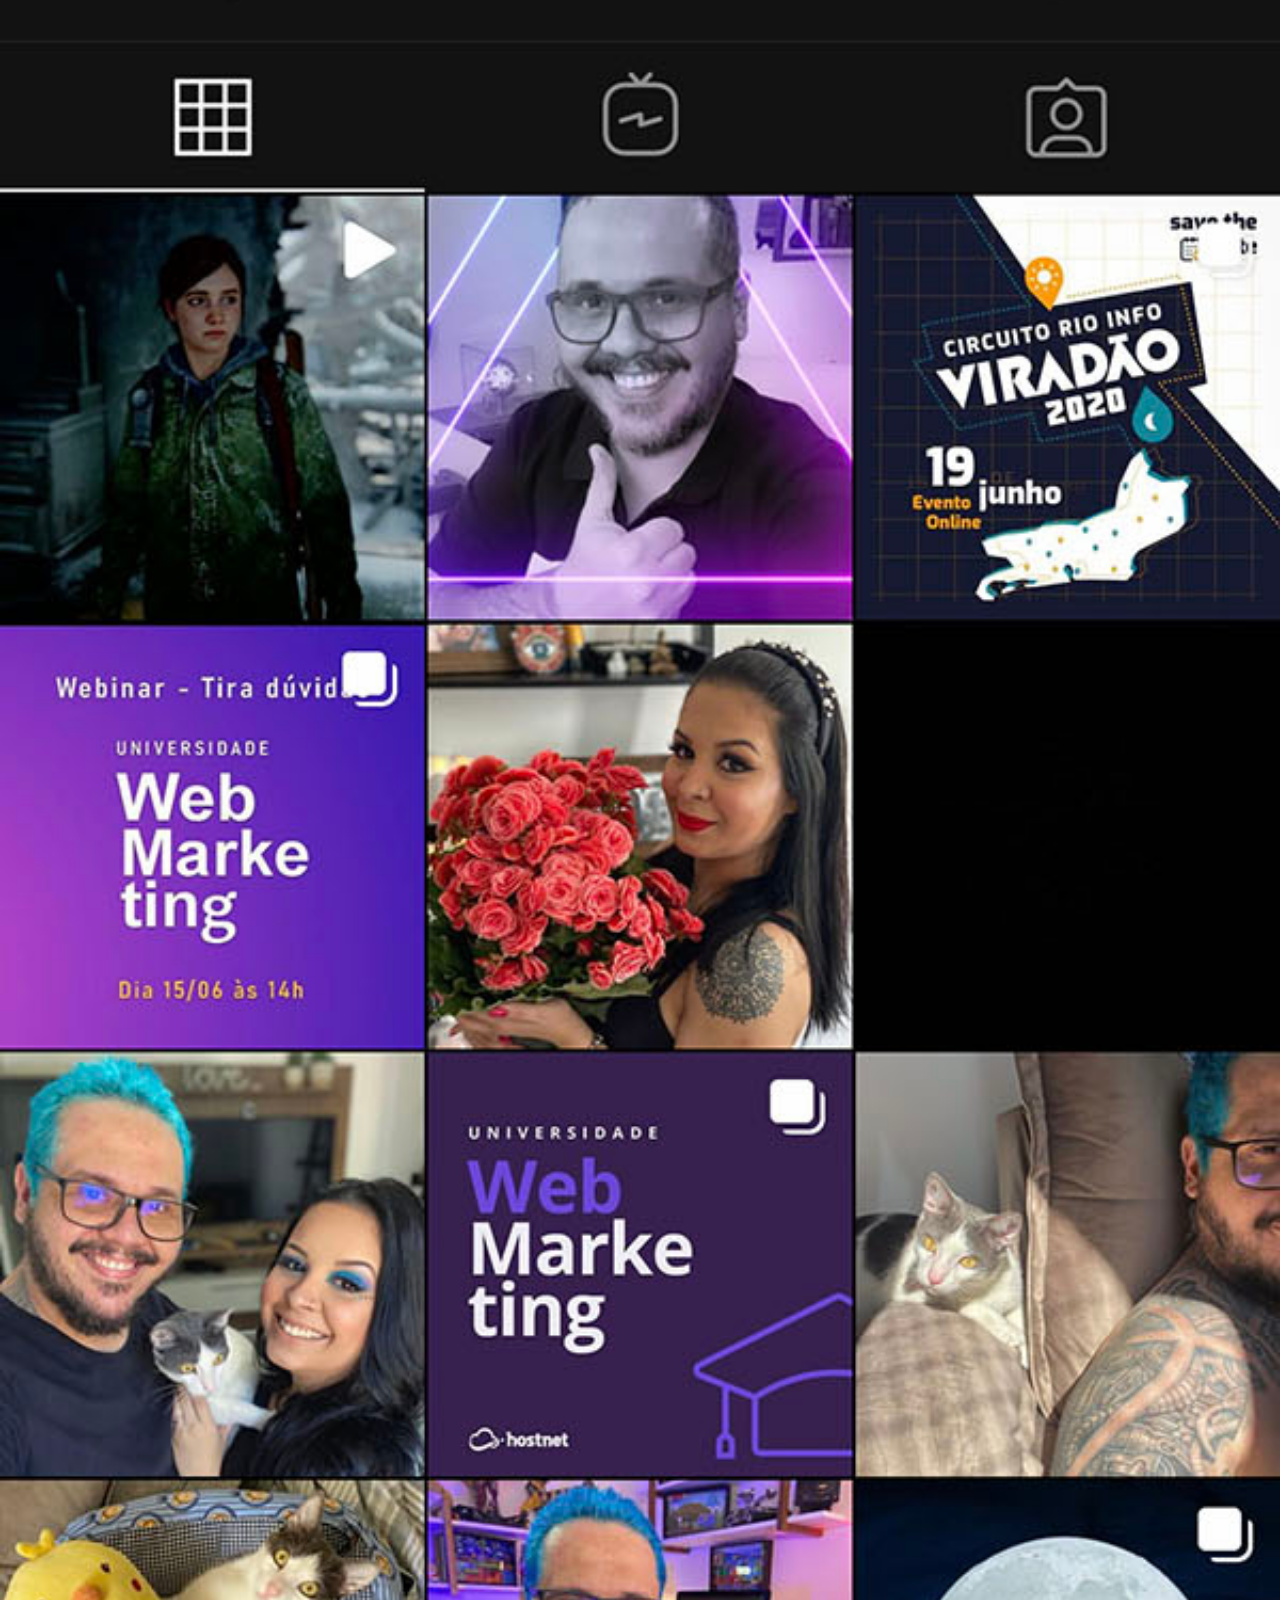
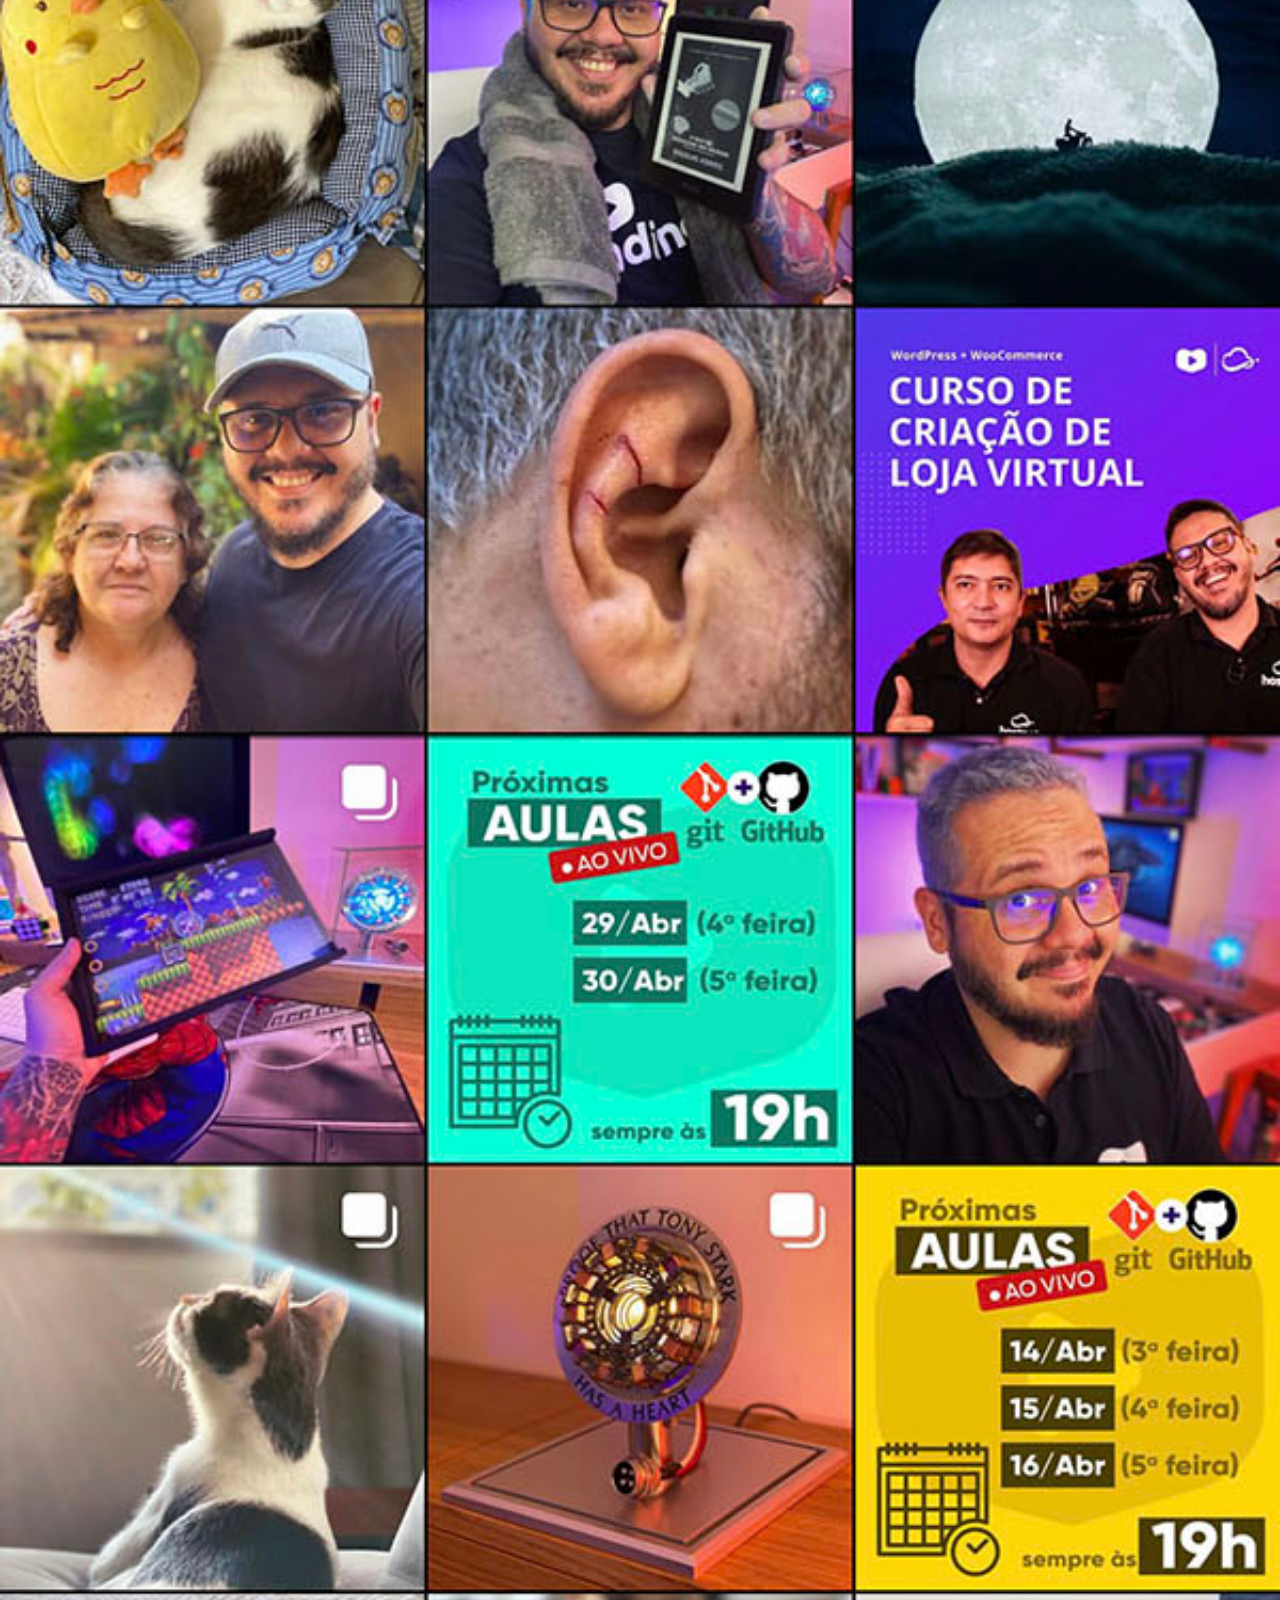
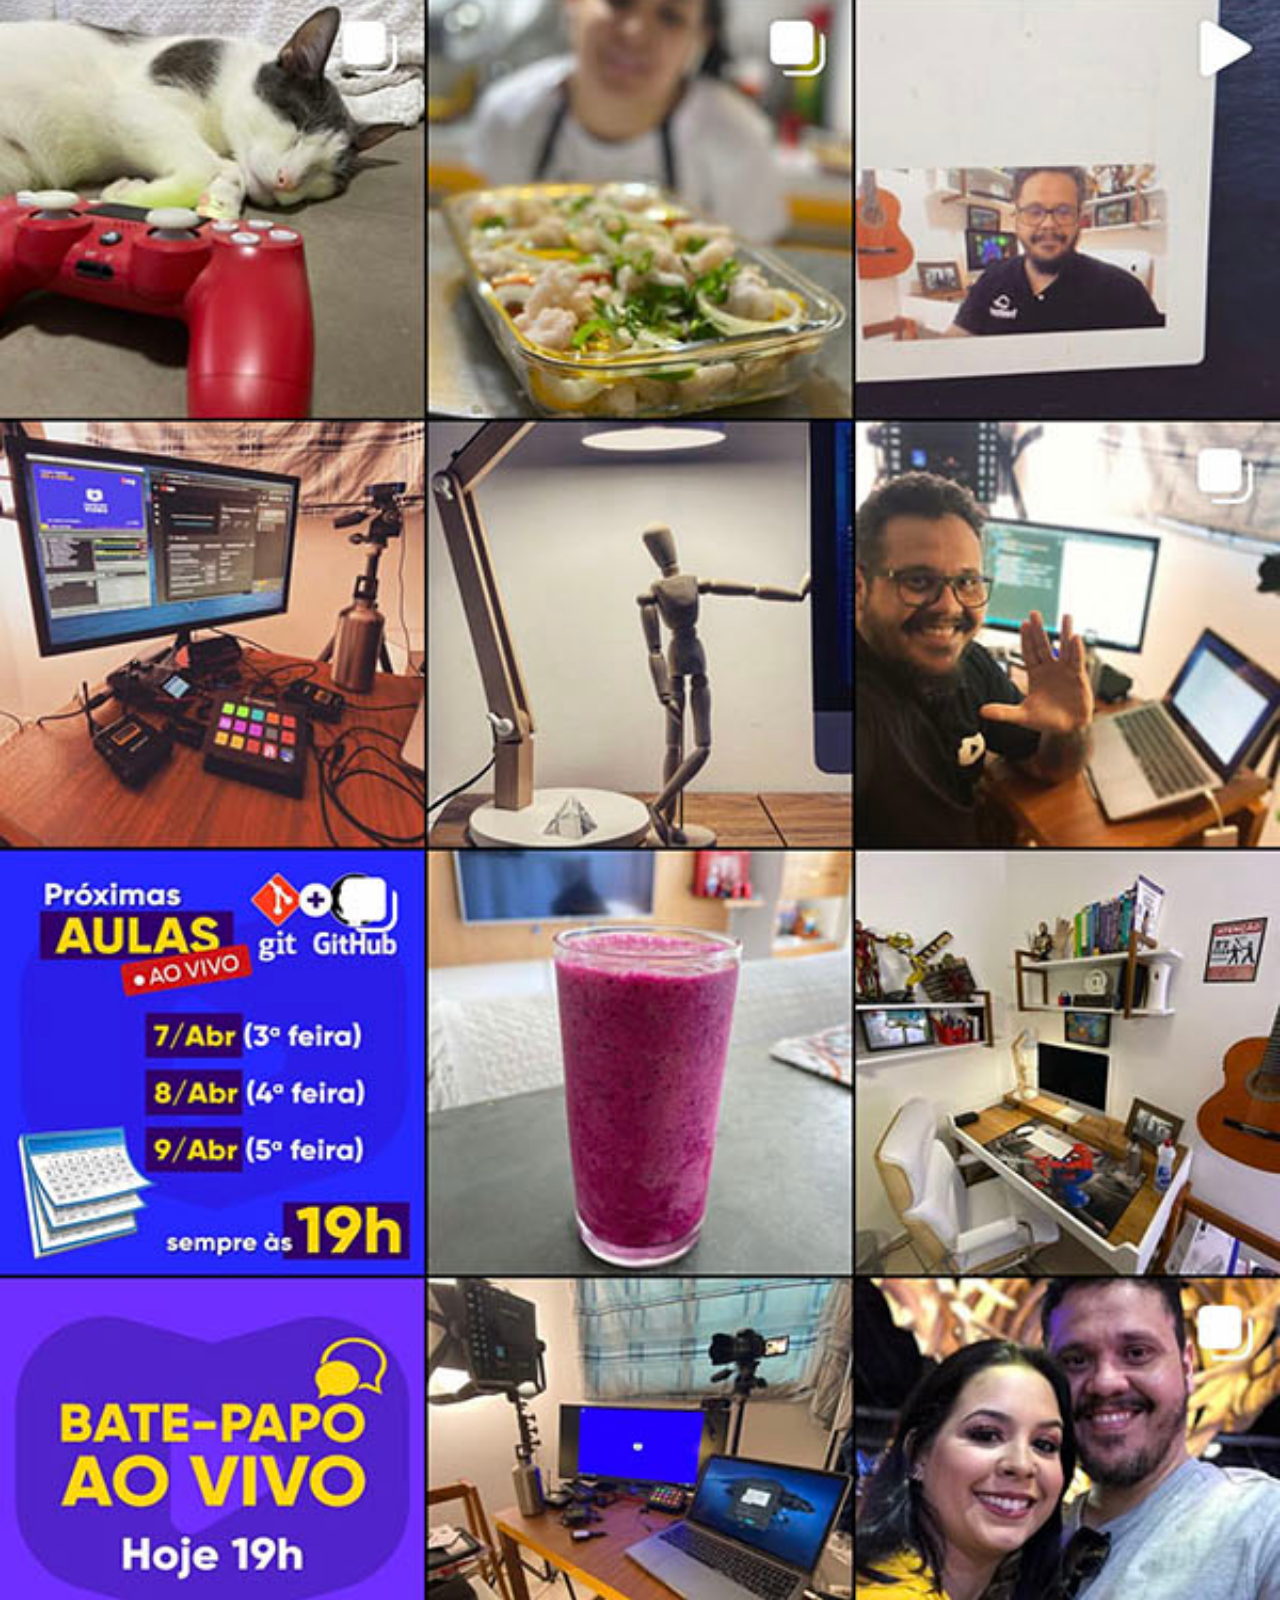
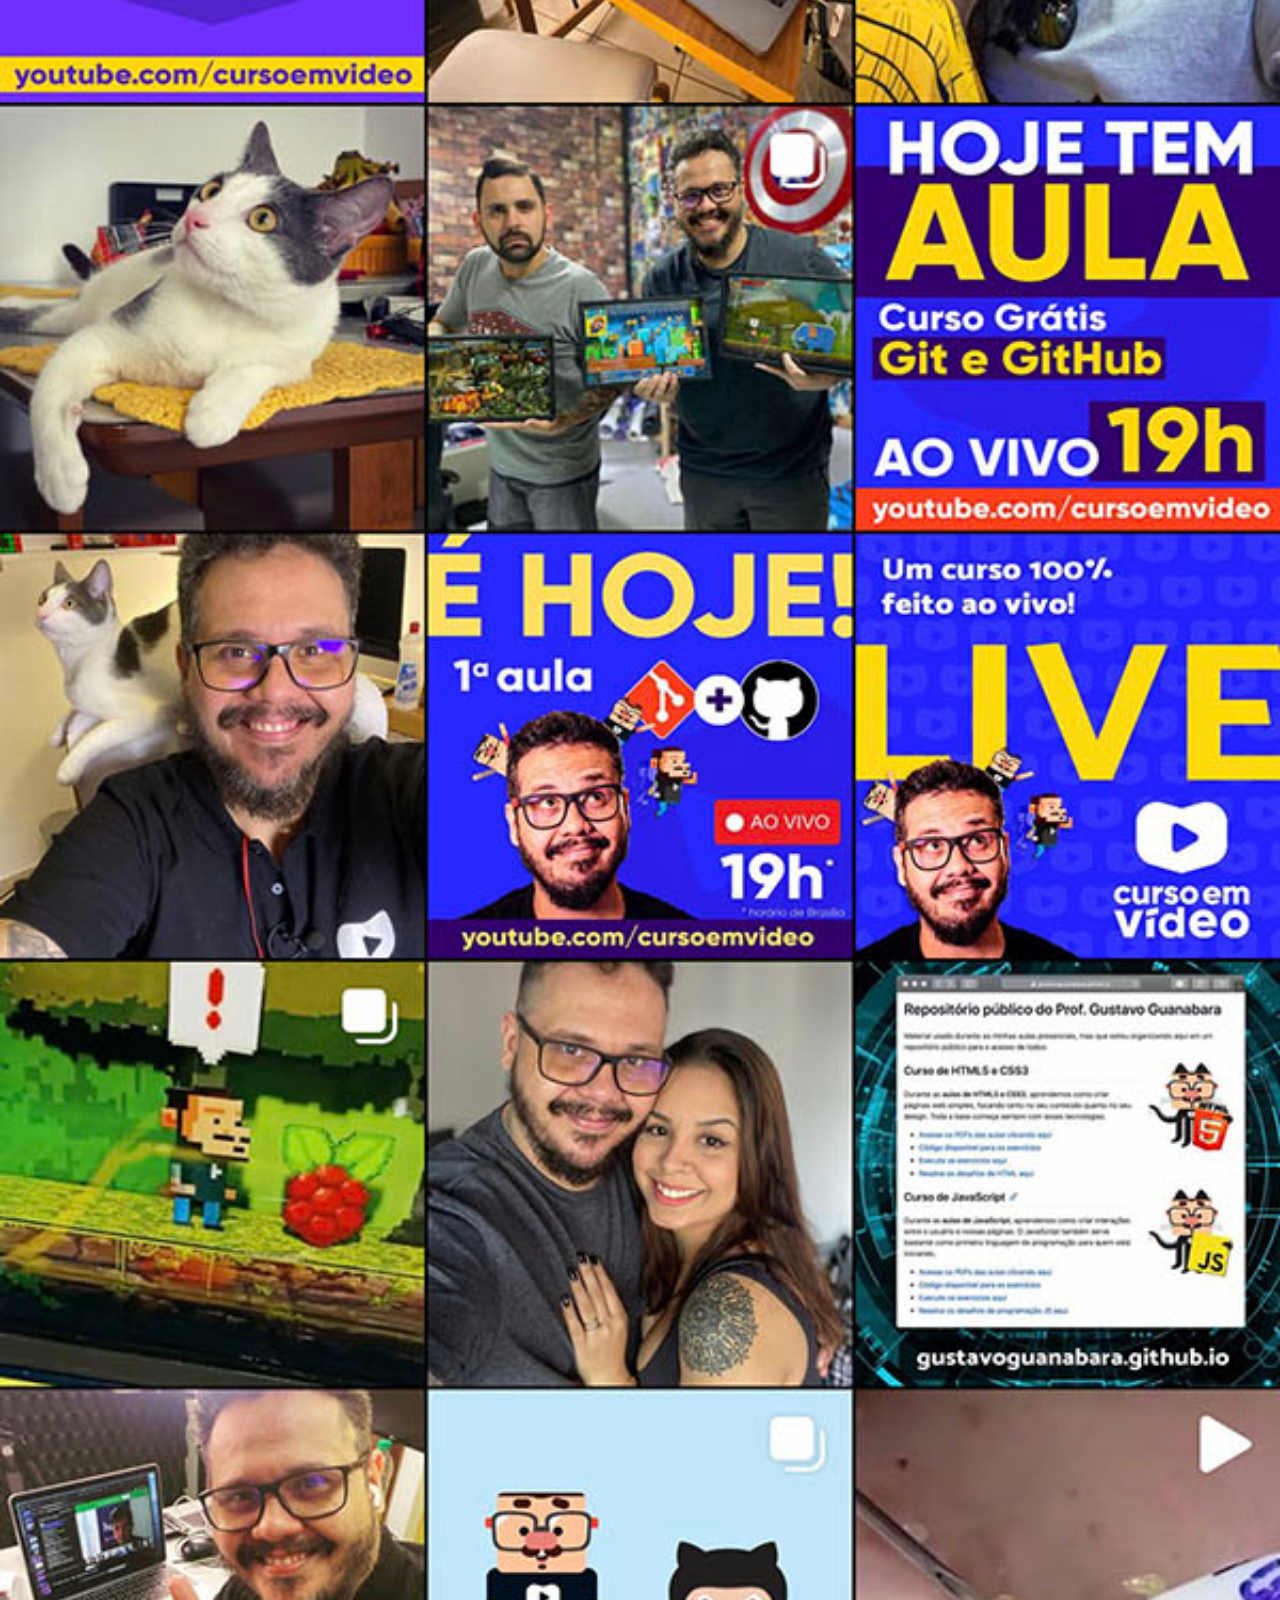
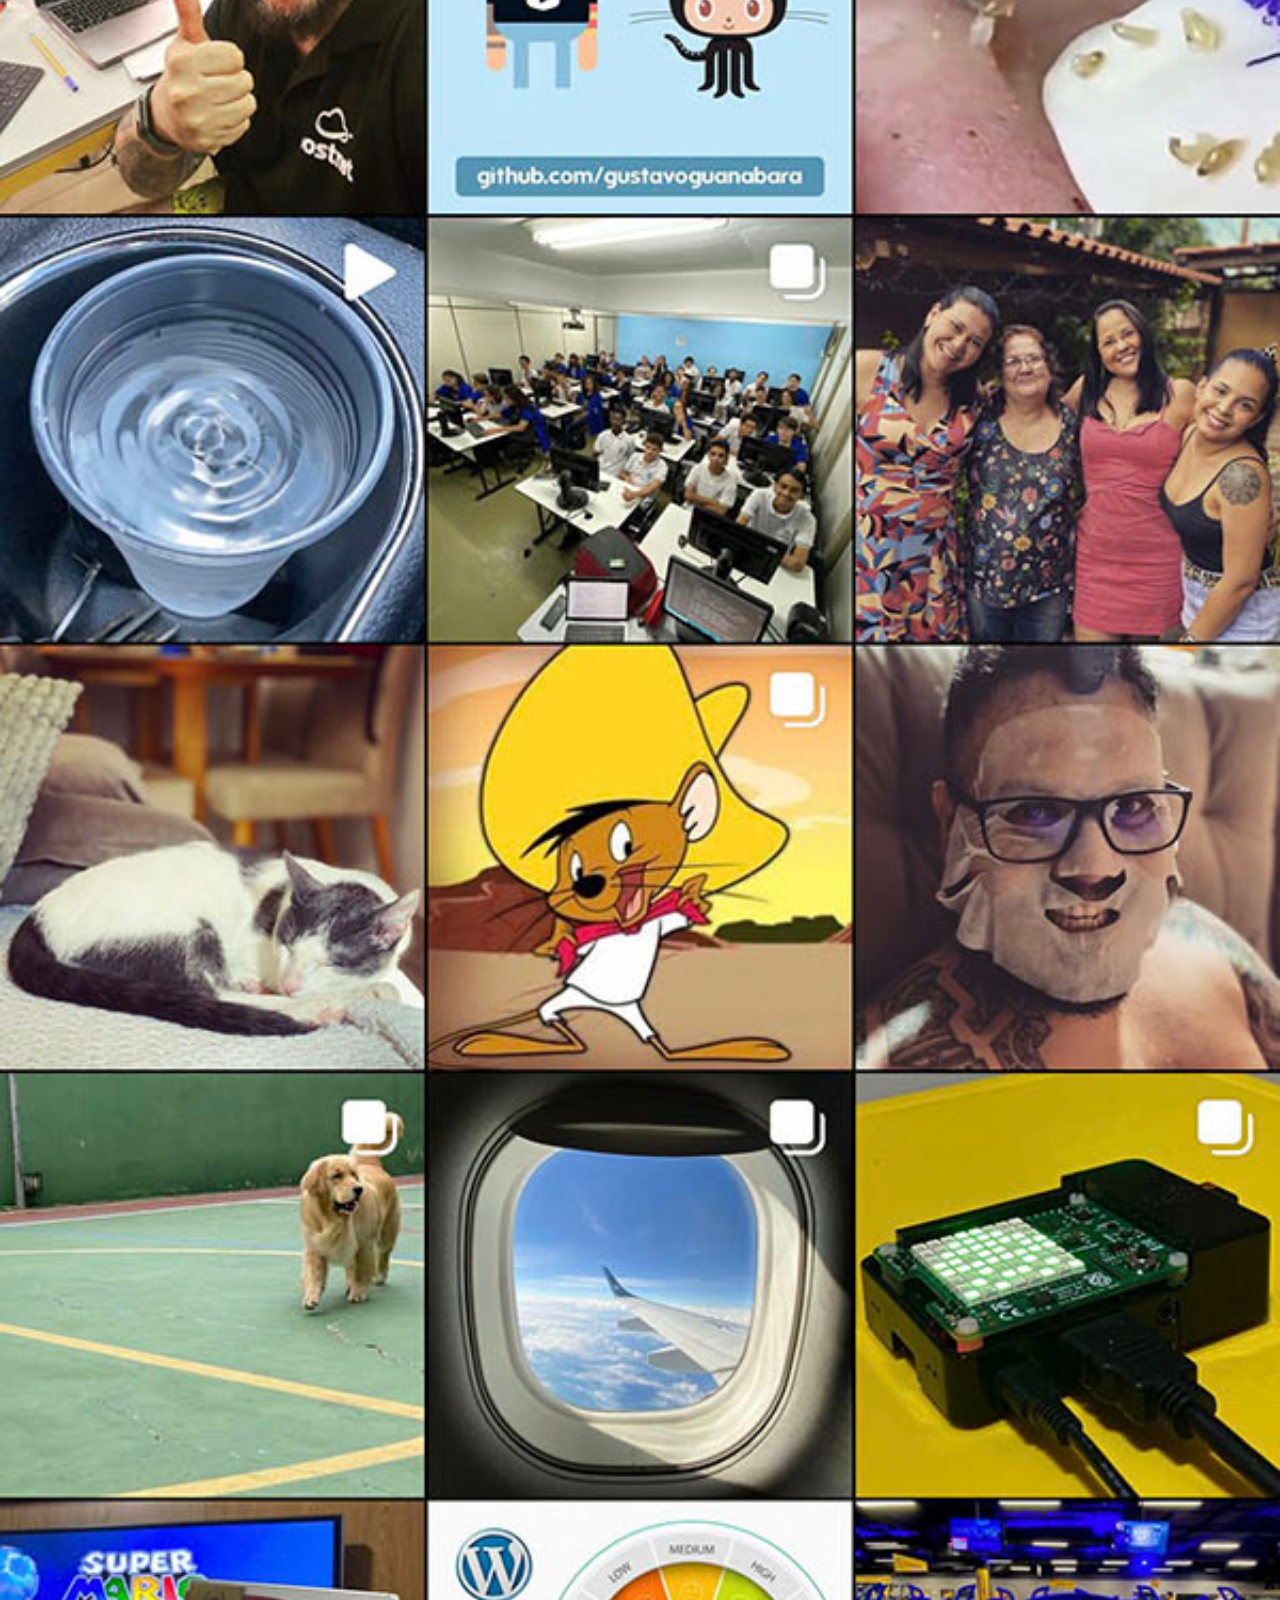
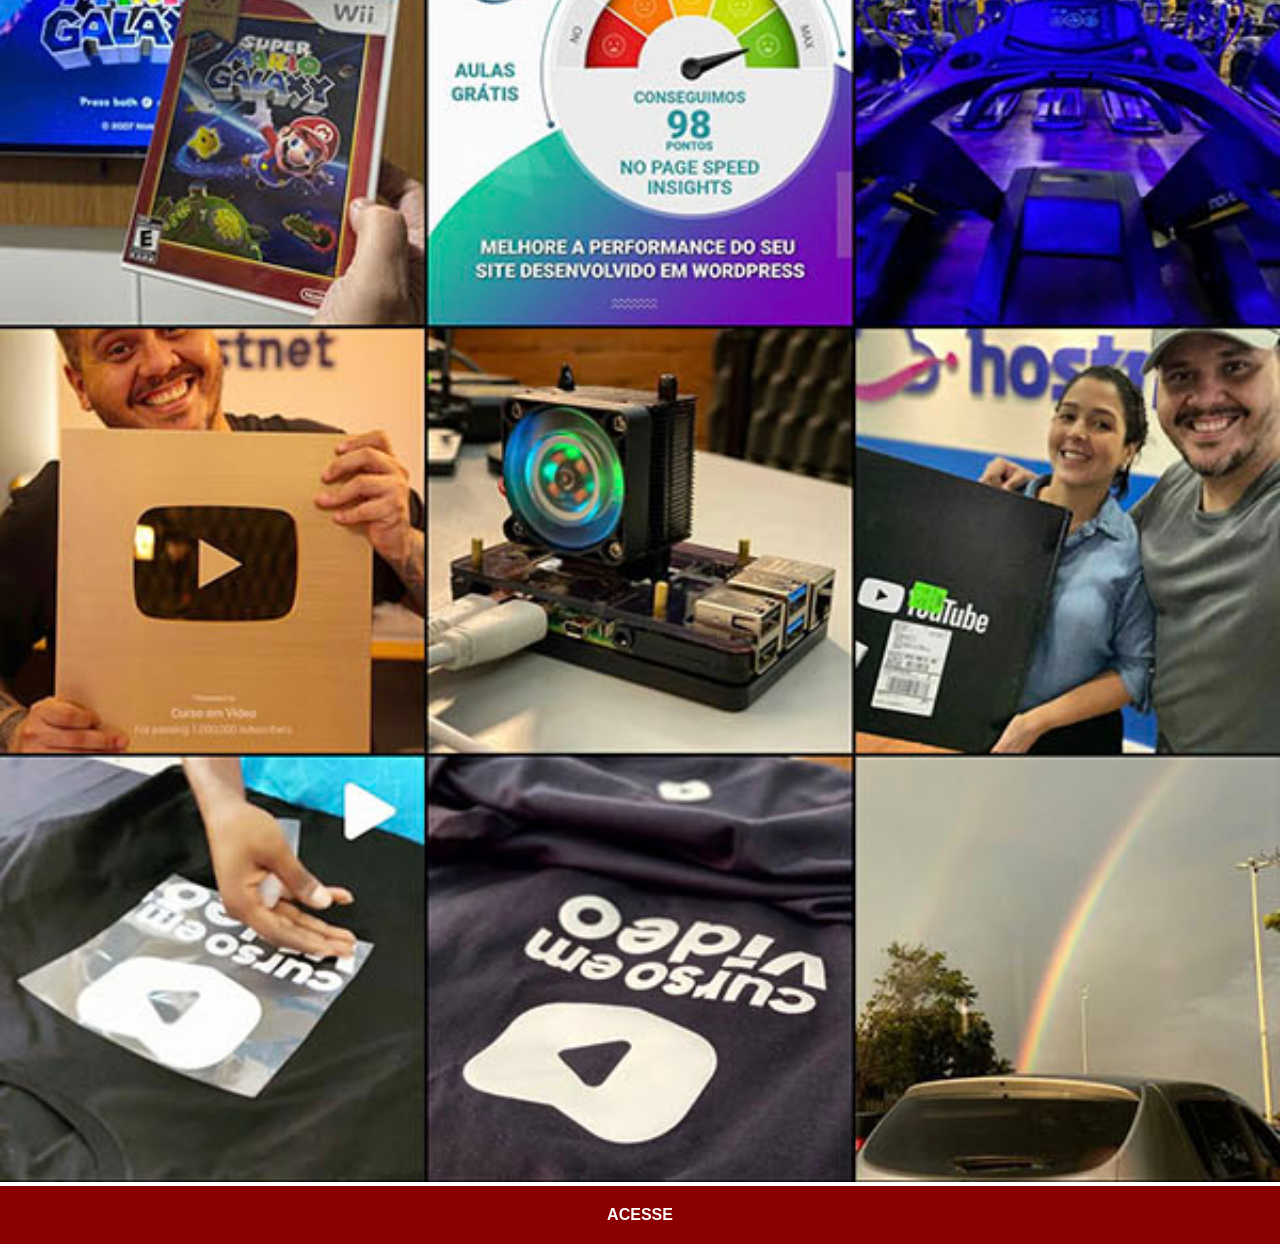
<file: paginas/instagram.html>
<!DOCTYPE html>
<html lang="pt-br">
<head>
    <meta charset="UTF-8">
    <meta name="viewport" content="width=device-width, initial-scale=1.0">
    <title>Instagram</title>
    <link rel="stylesheet" href="../estilos/social.css">
</head>
<body>
    <img src="../imagens/tela-instagram.jpg" alt="Instagram">
    <a href="https://instagram.com" target="_blank">ACESSE</a>
</body>
</html>
</file>
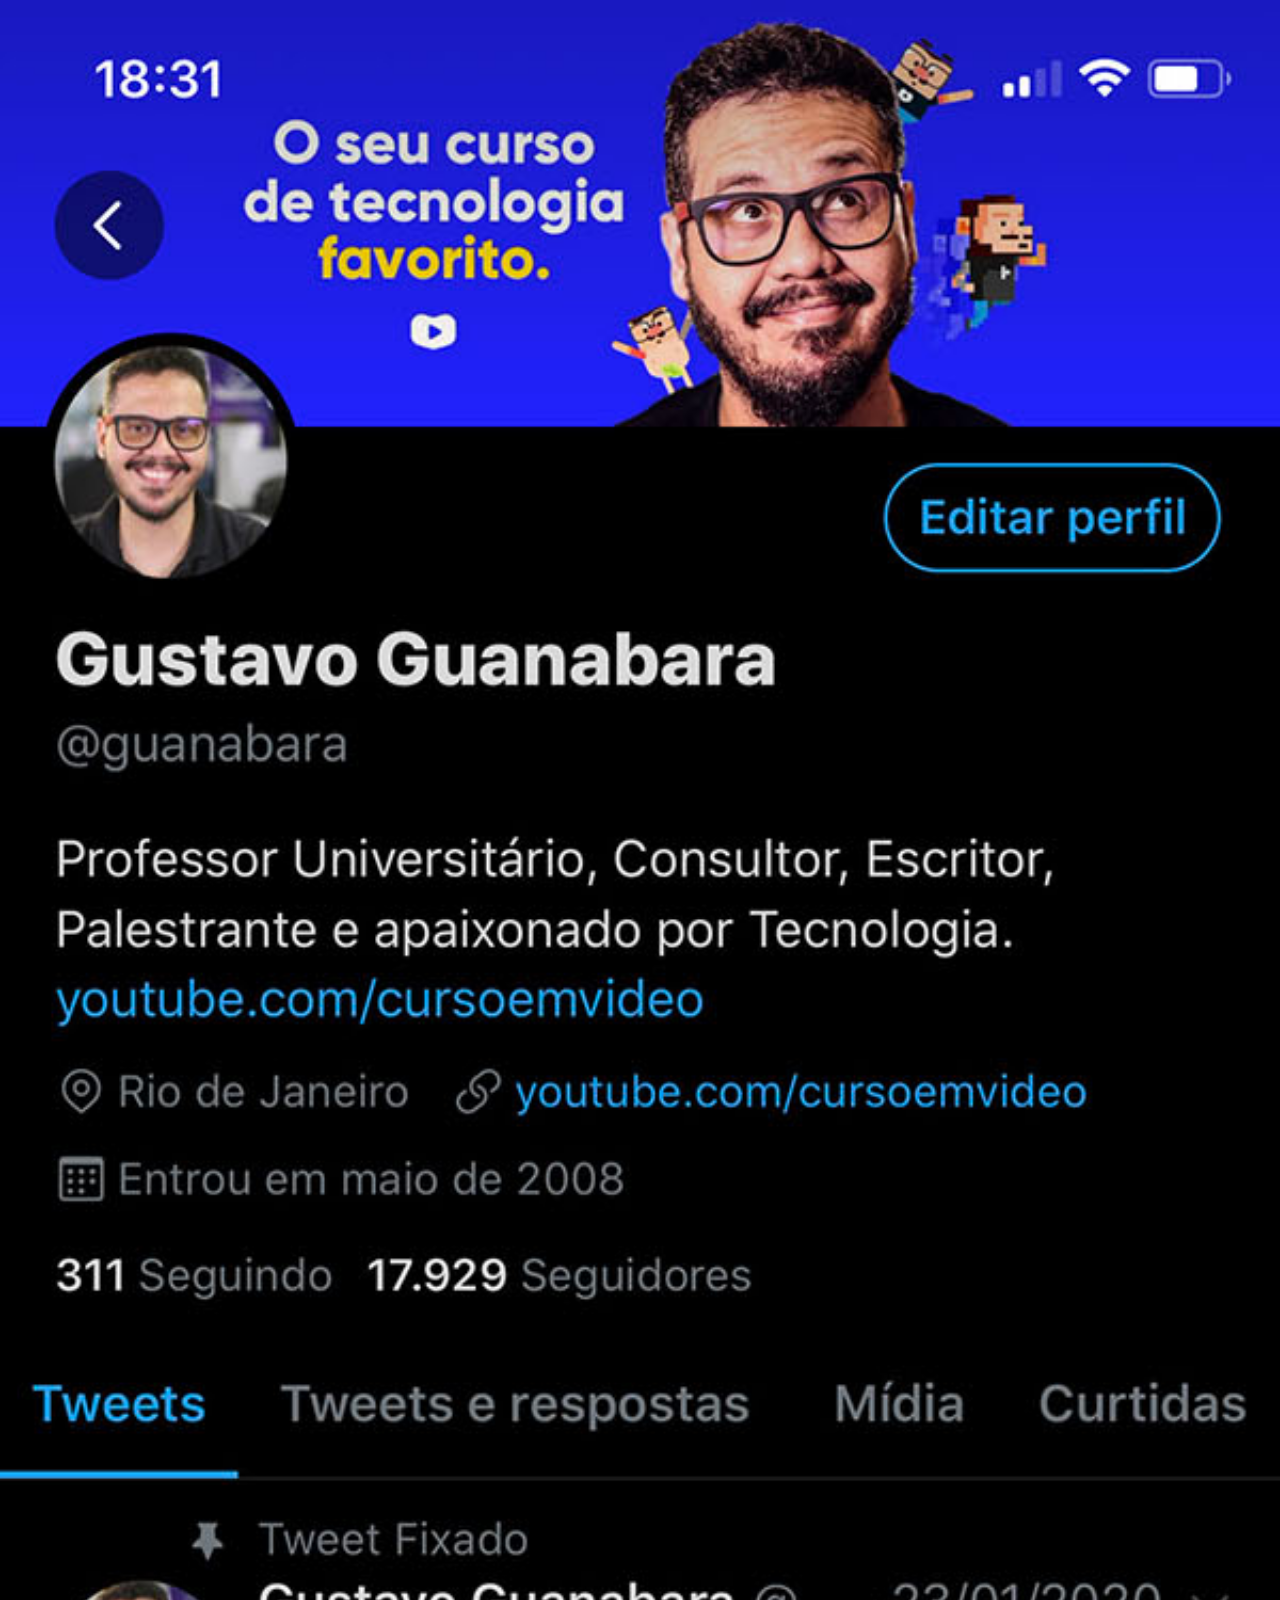
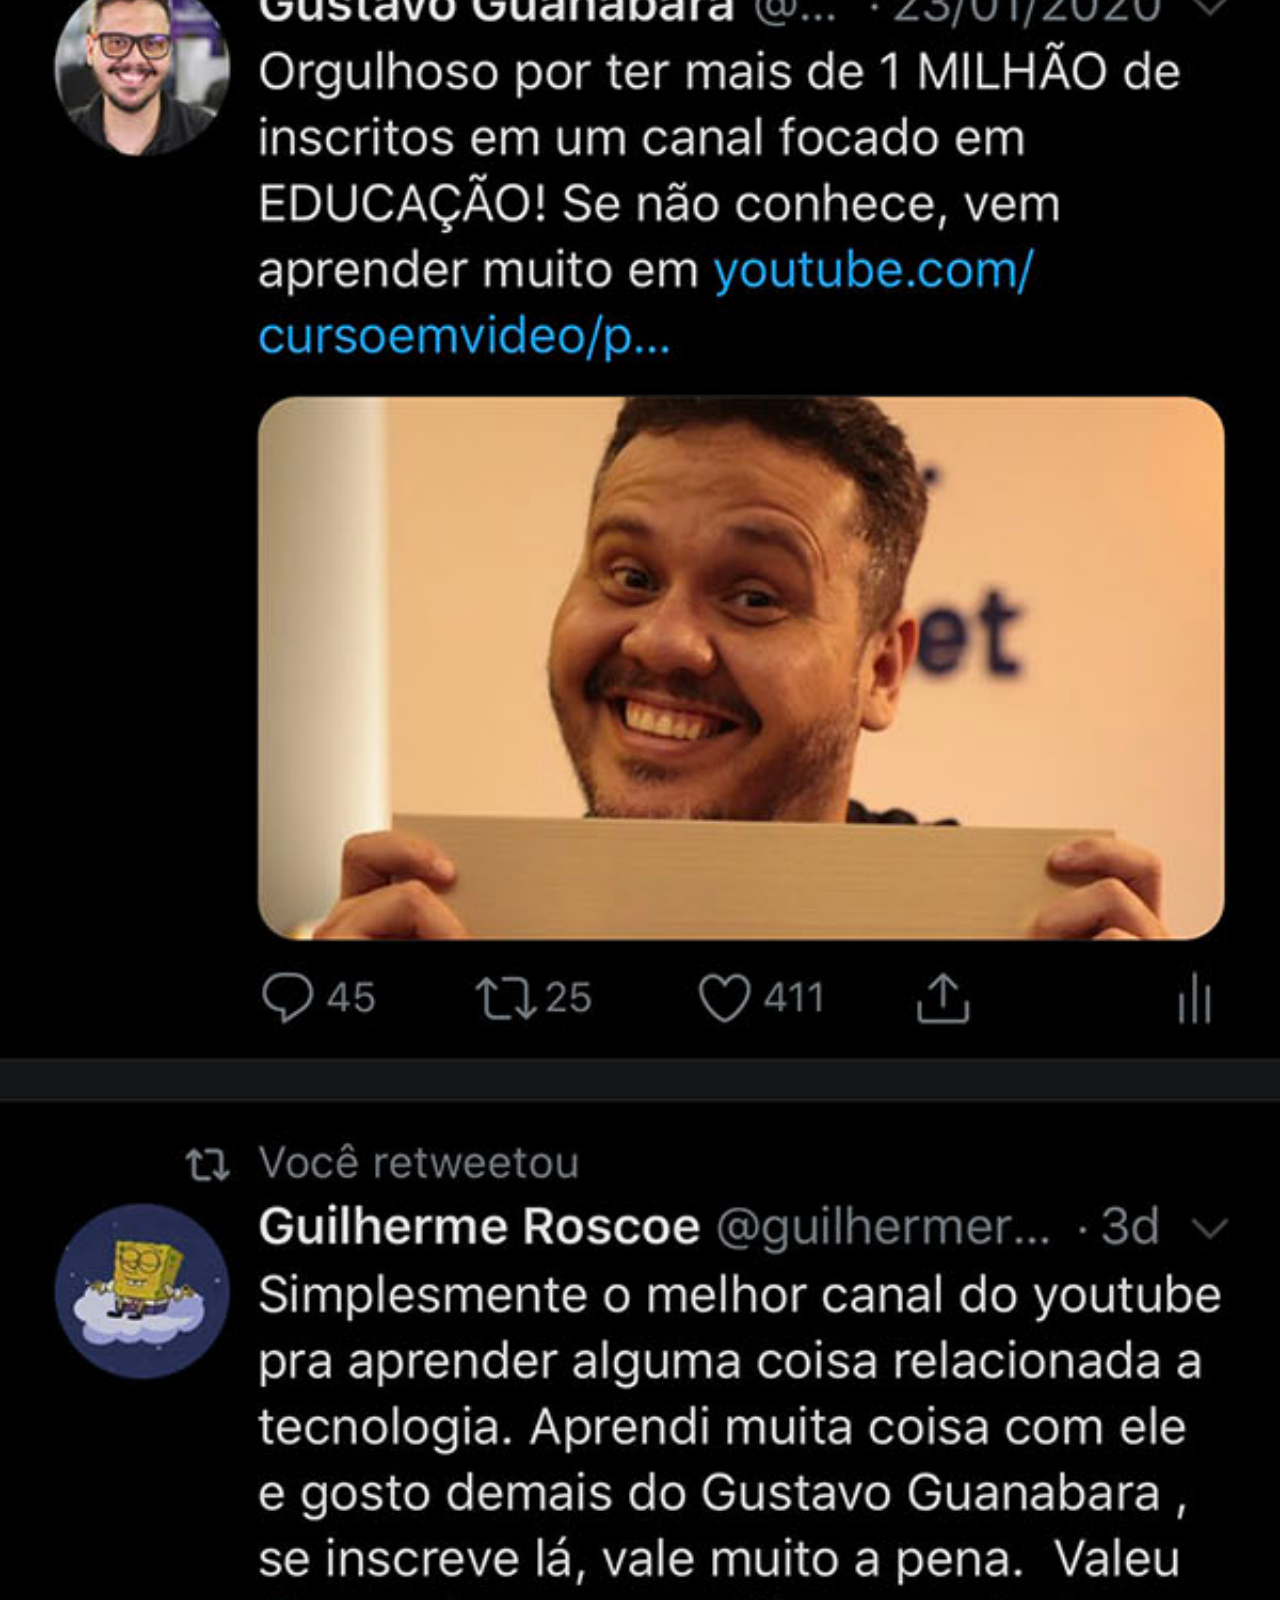
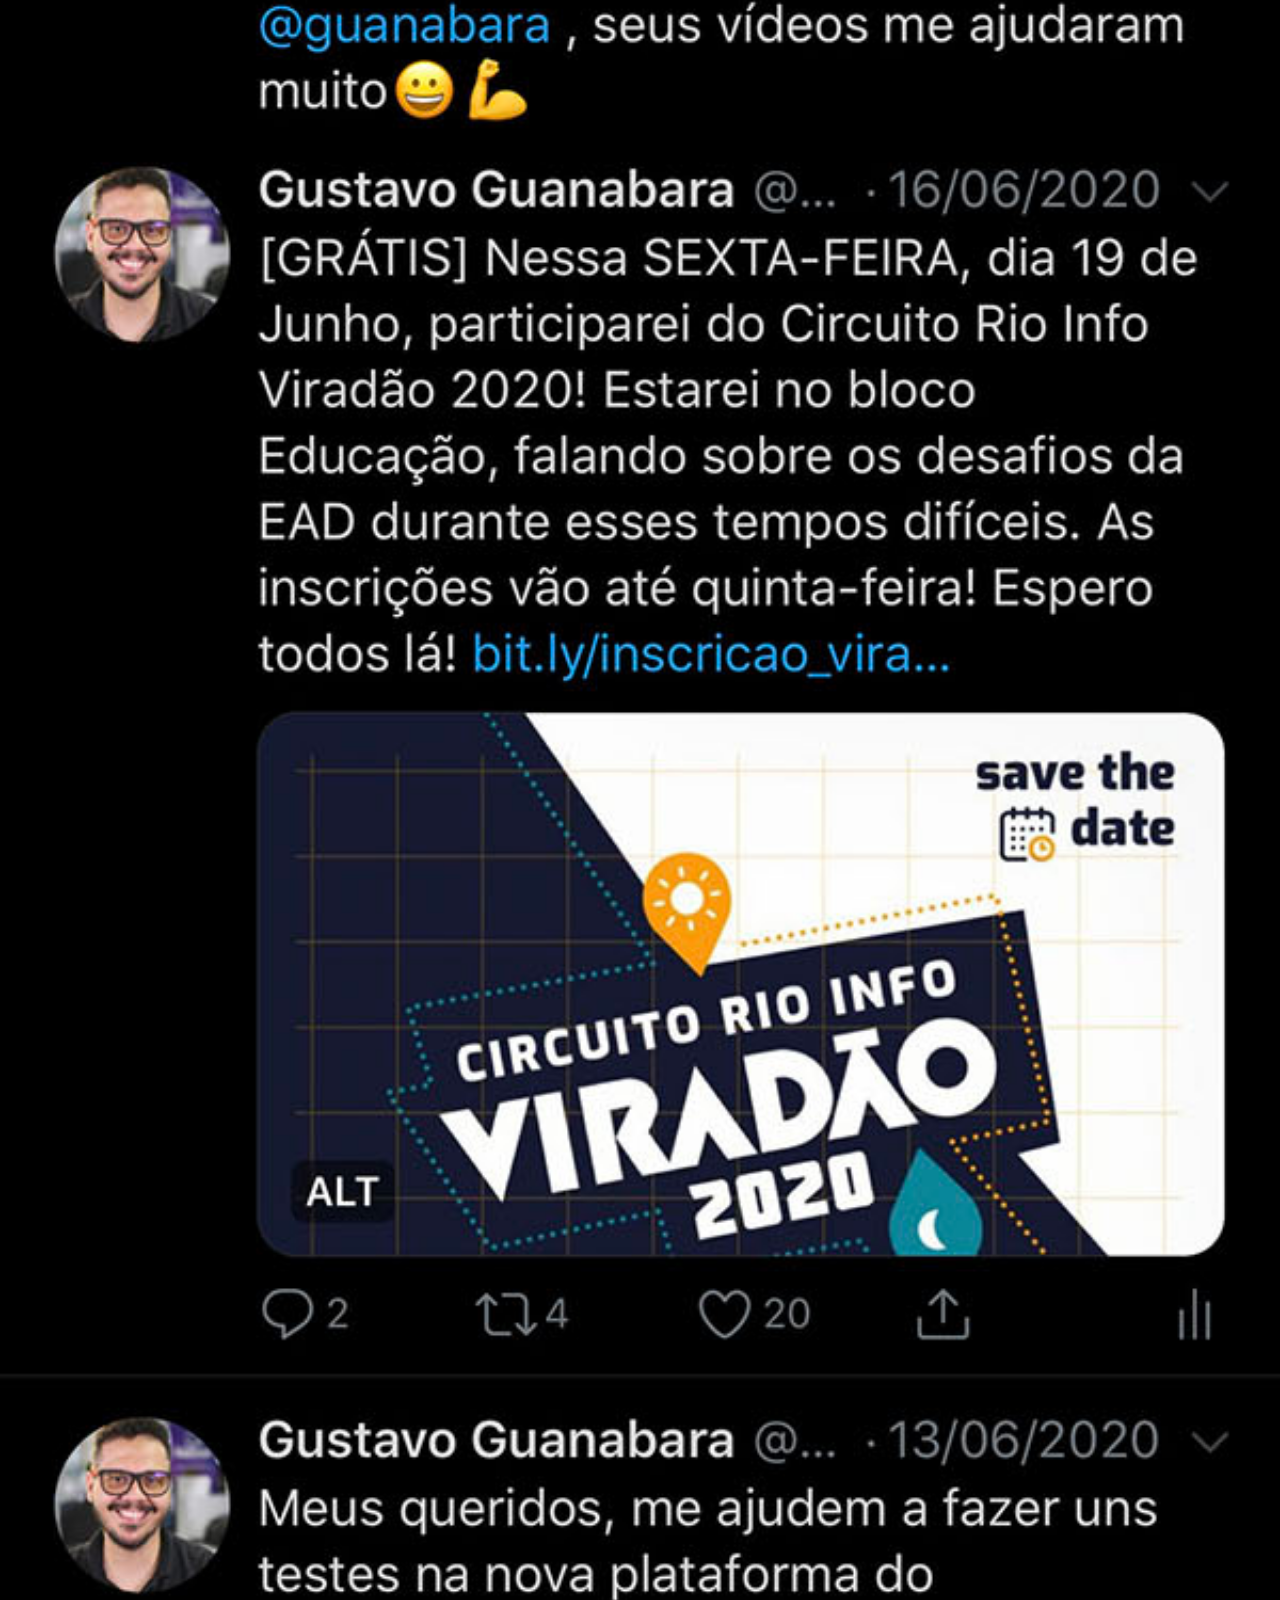
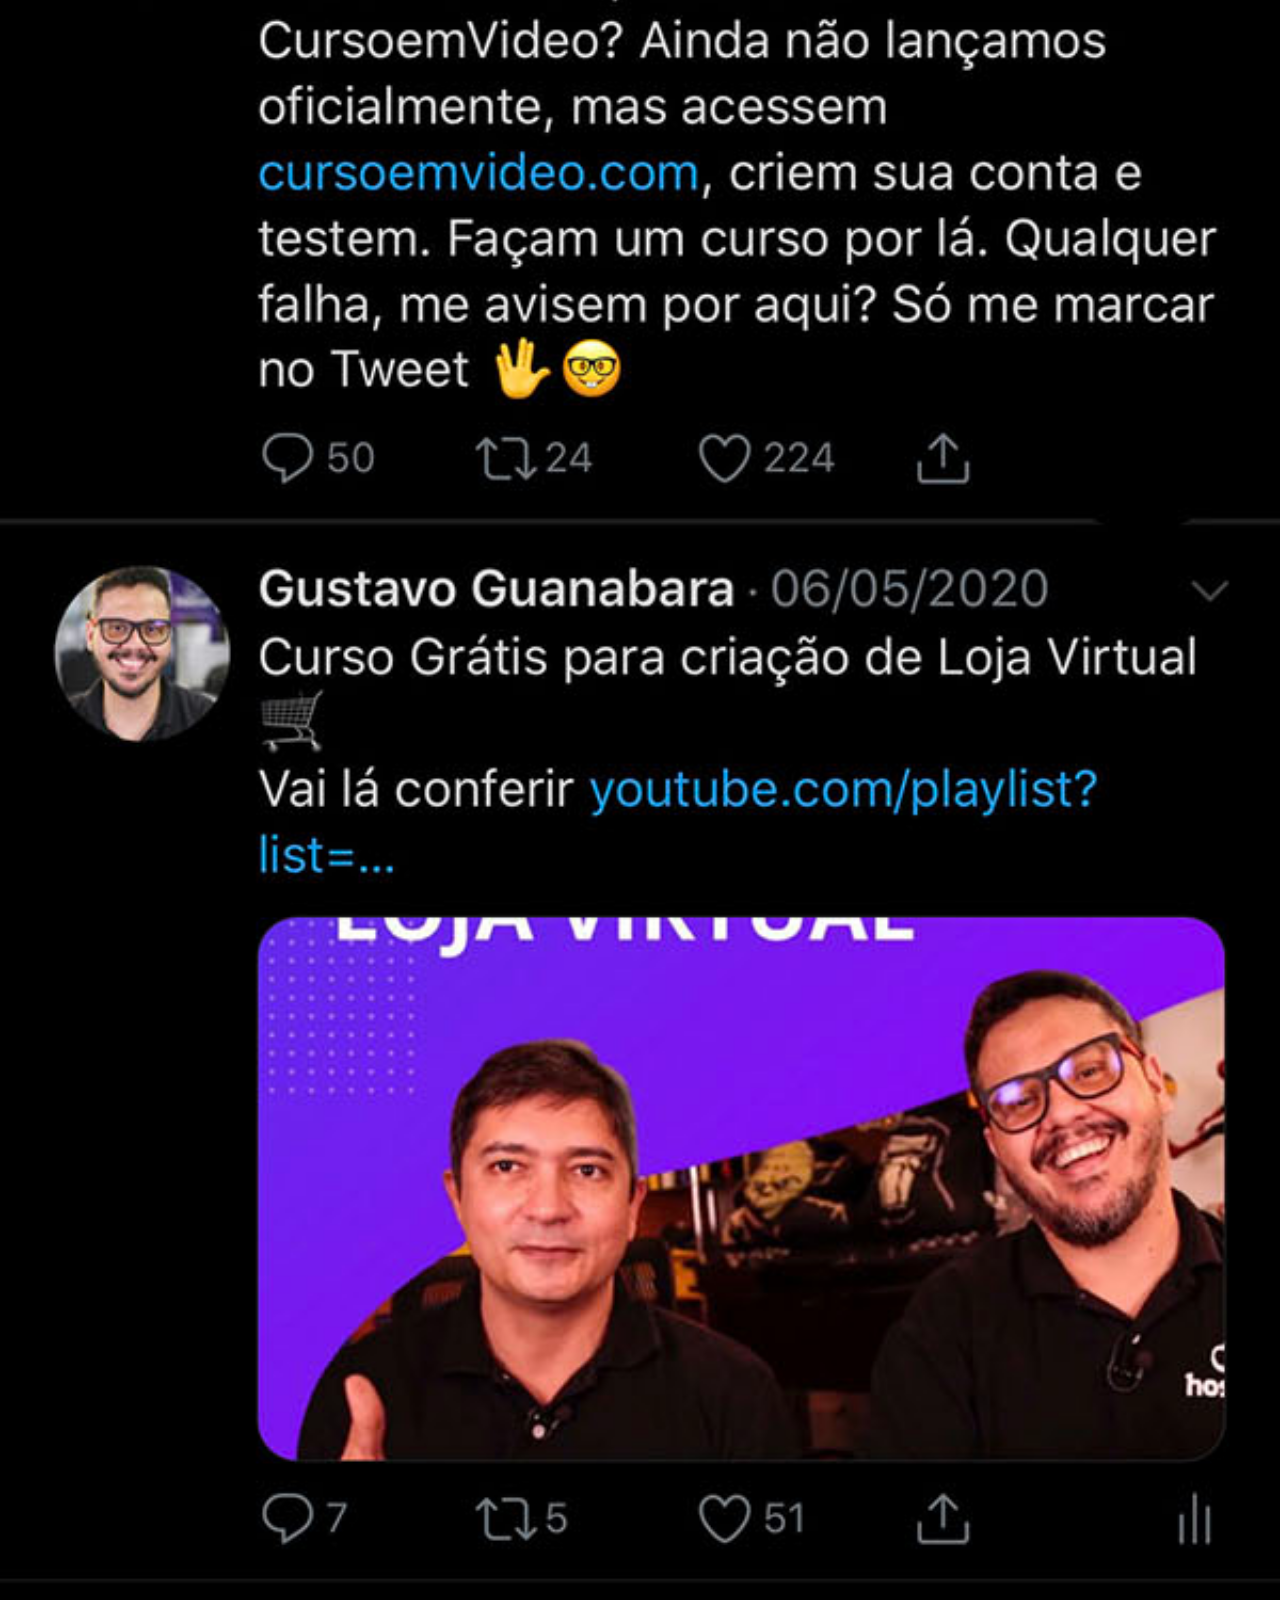
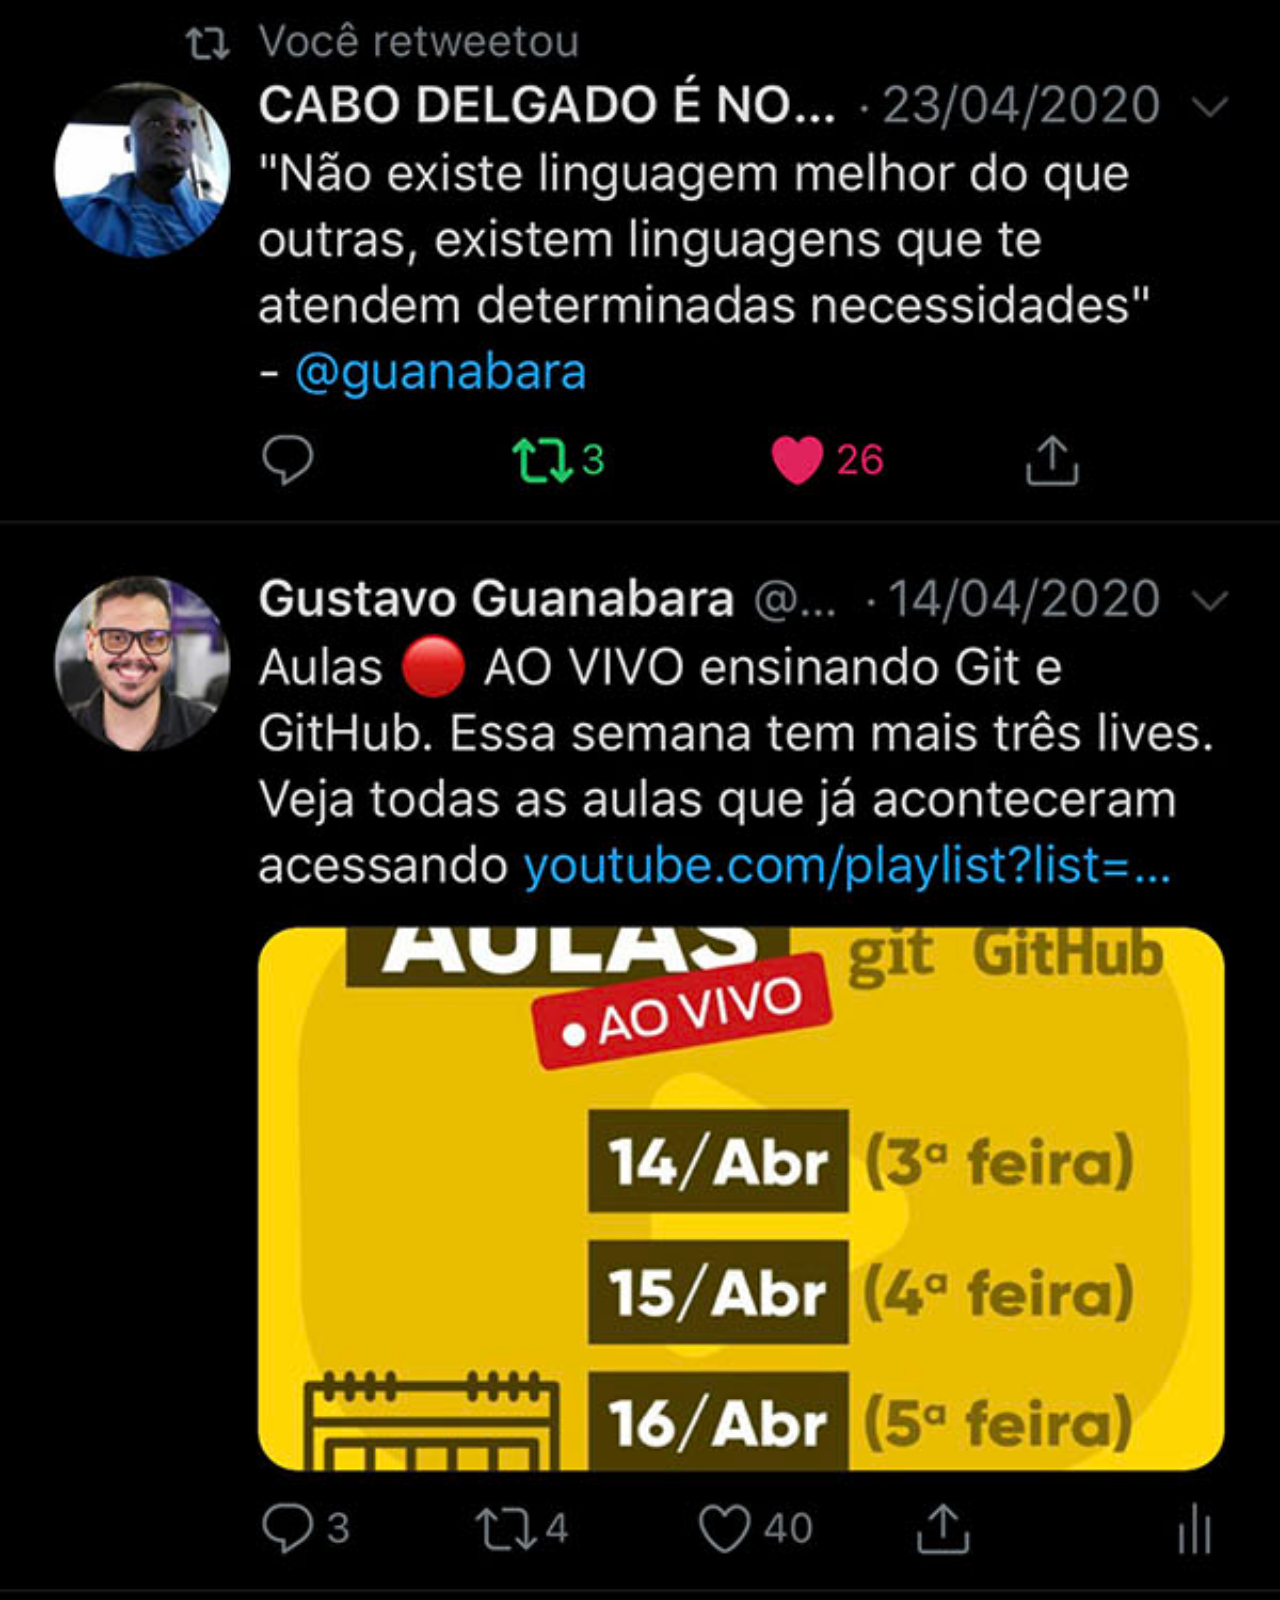
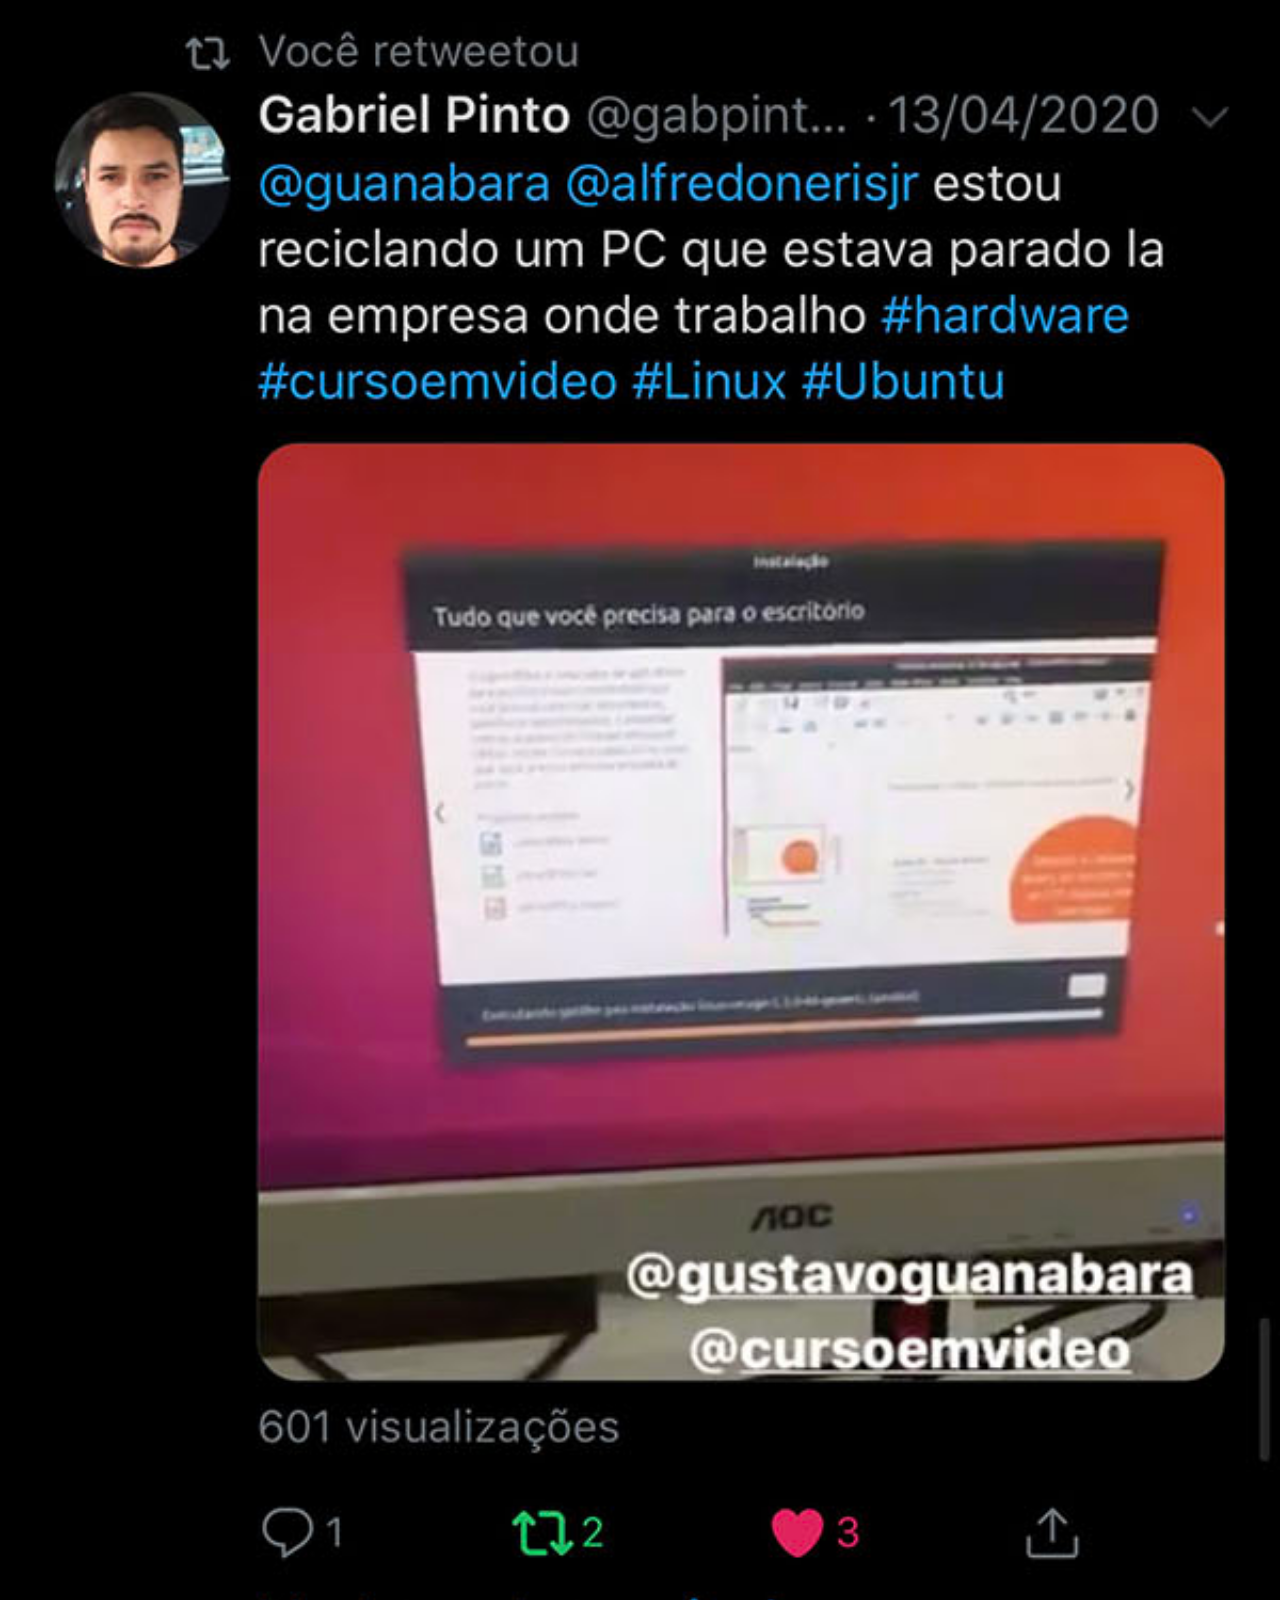
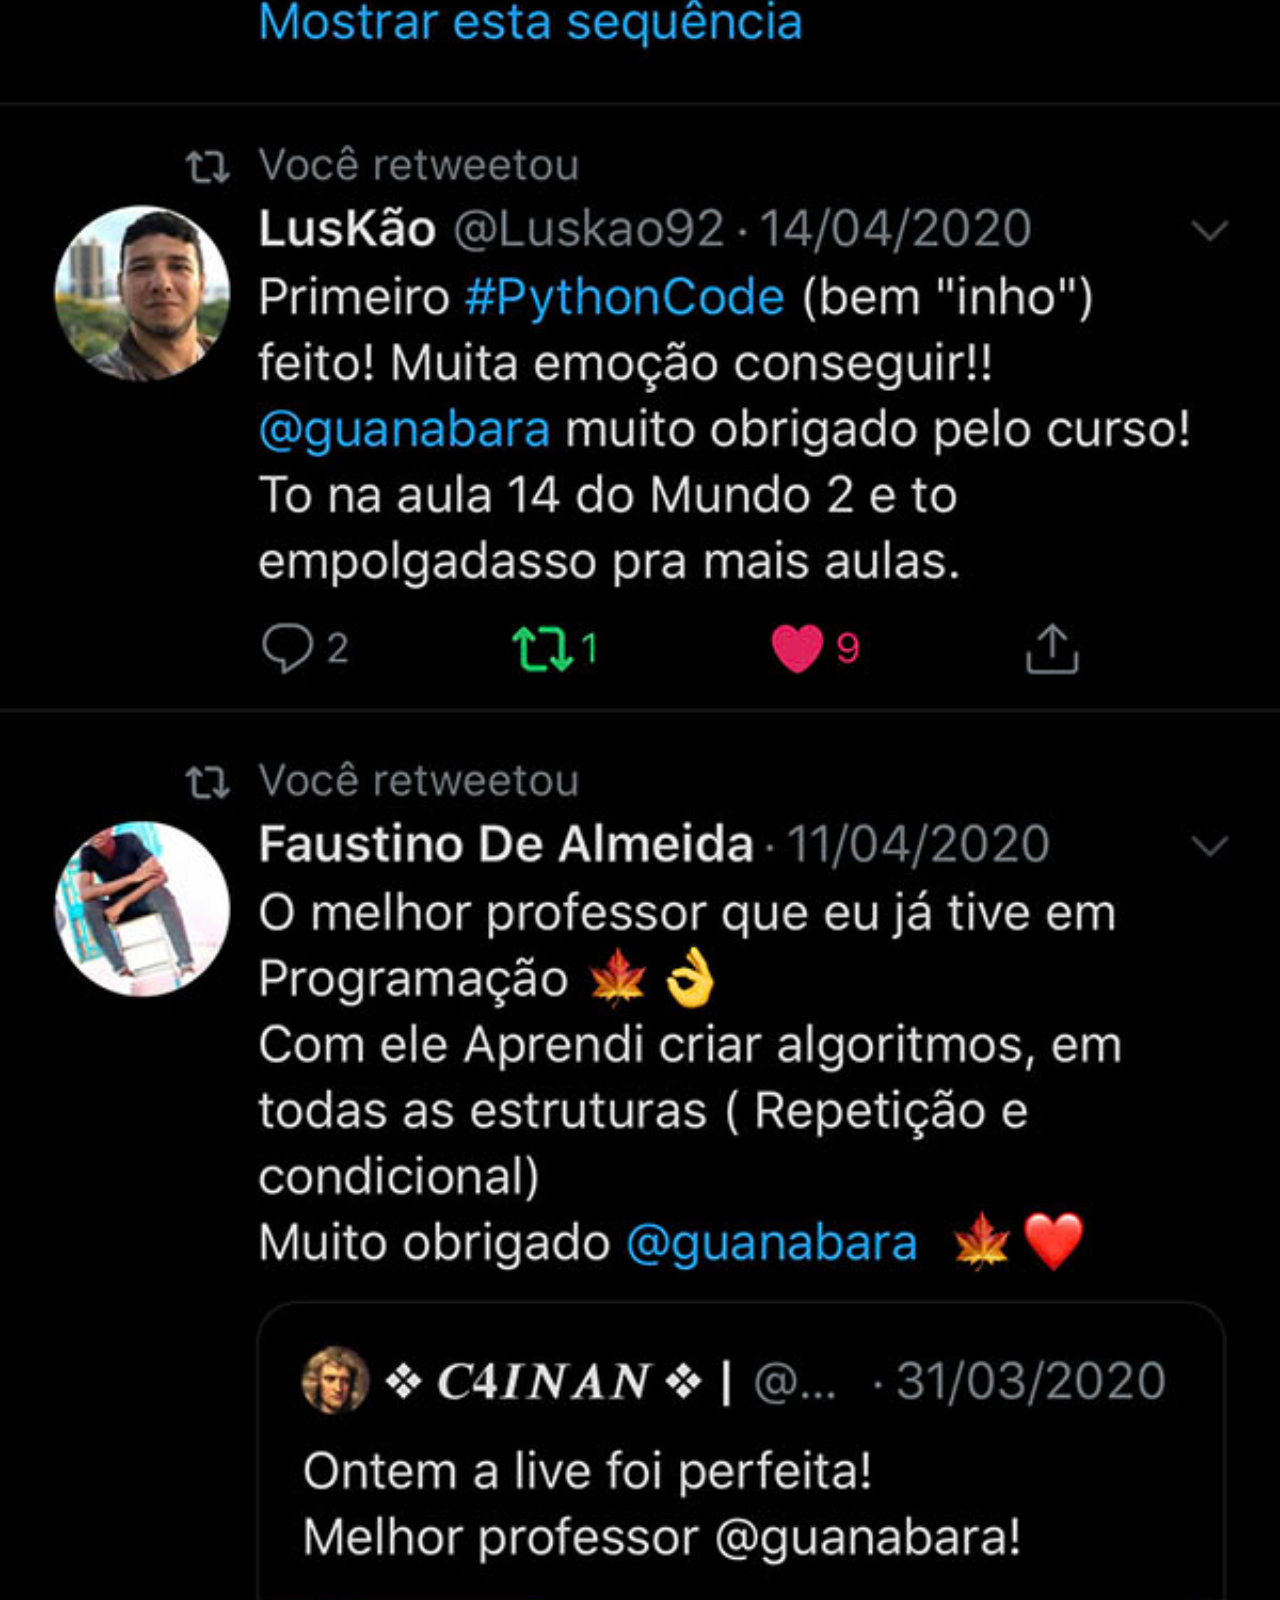
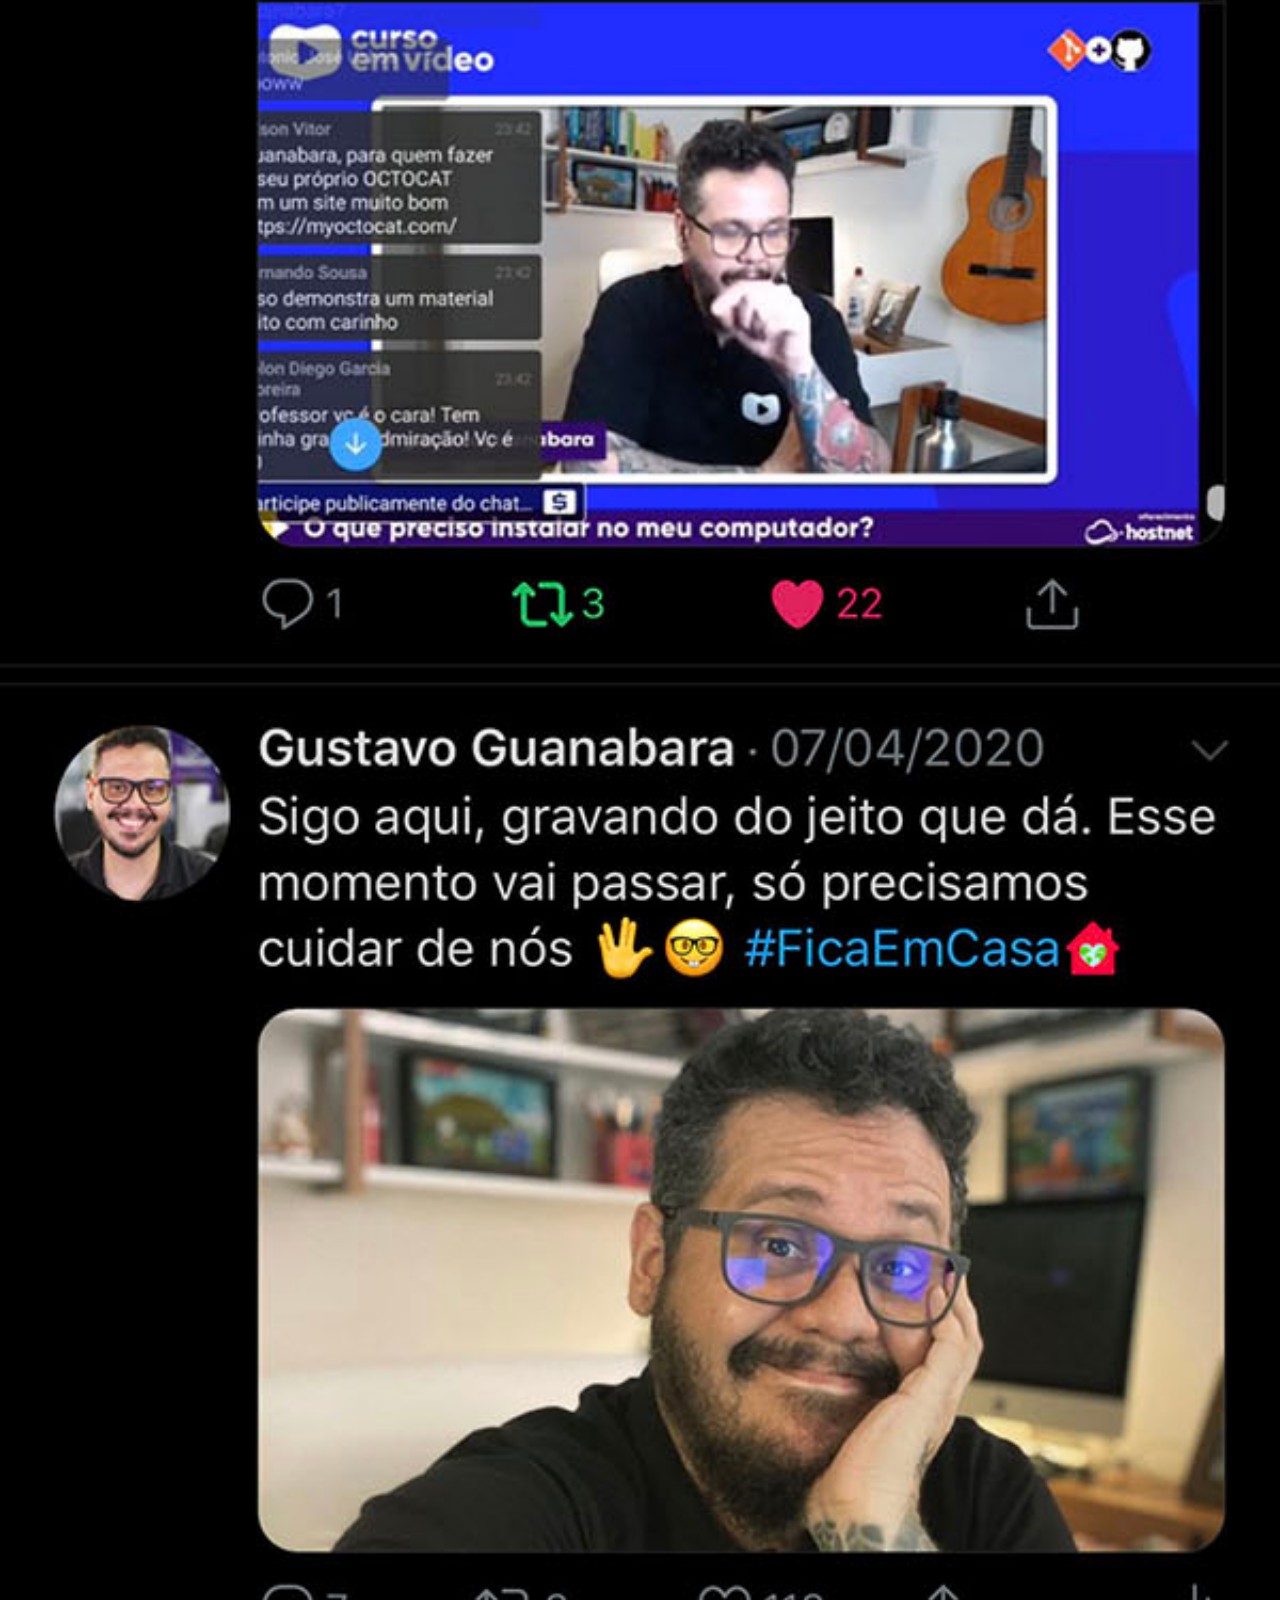
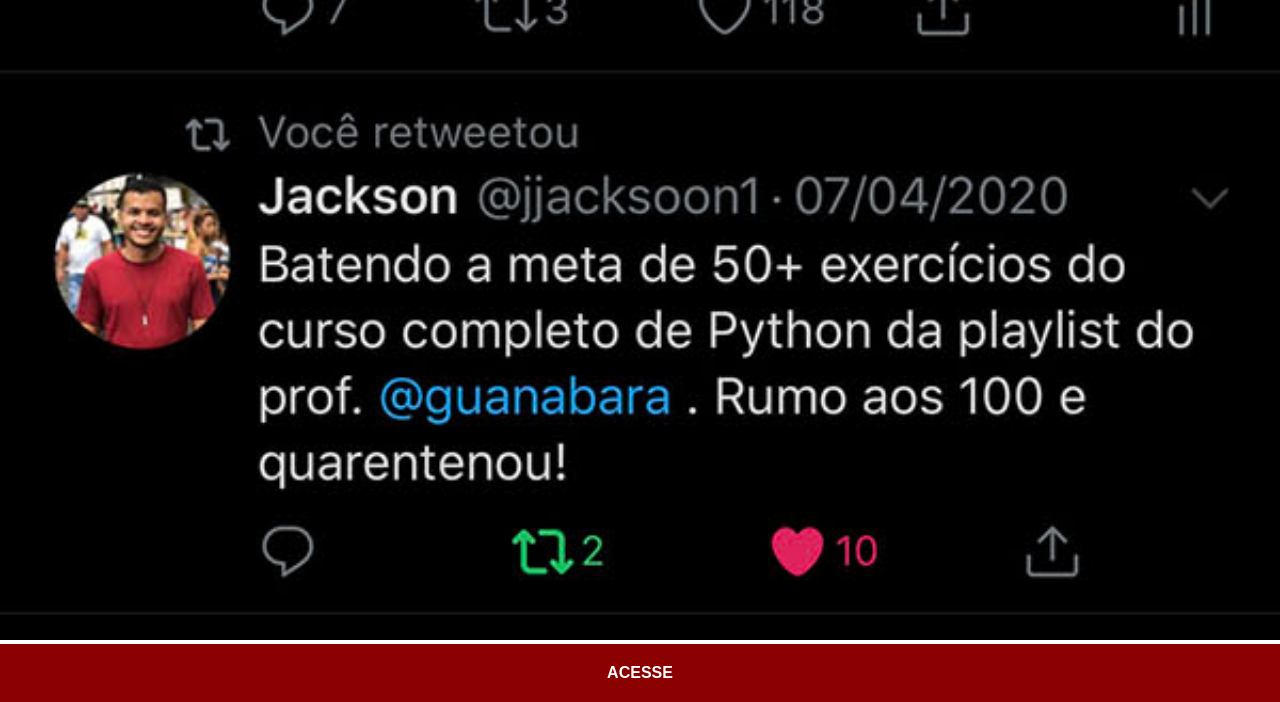
<file: paginas/twitter.html>
<!DOCTYPE html>
<html lang="pt-br">
<head>
    <meta charset="UTF-8">
    <meta name="viewport" content="width=device-width, initial-scale=1.0">
    <title>Twitter</title>
    <link rel="stylesheet" href="../estilos/social.css">
</head>
<body>
    <img src="../imagens/tela-twitter.jpg" alt="Twitter">
    <a href="https://twitter.com" target="_blank">ACESSE</a>
</body>
</html>
</file>
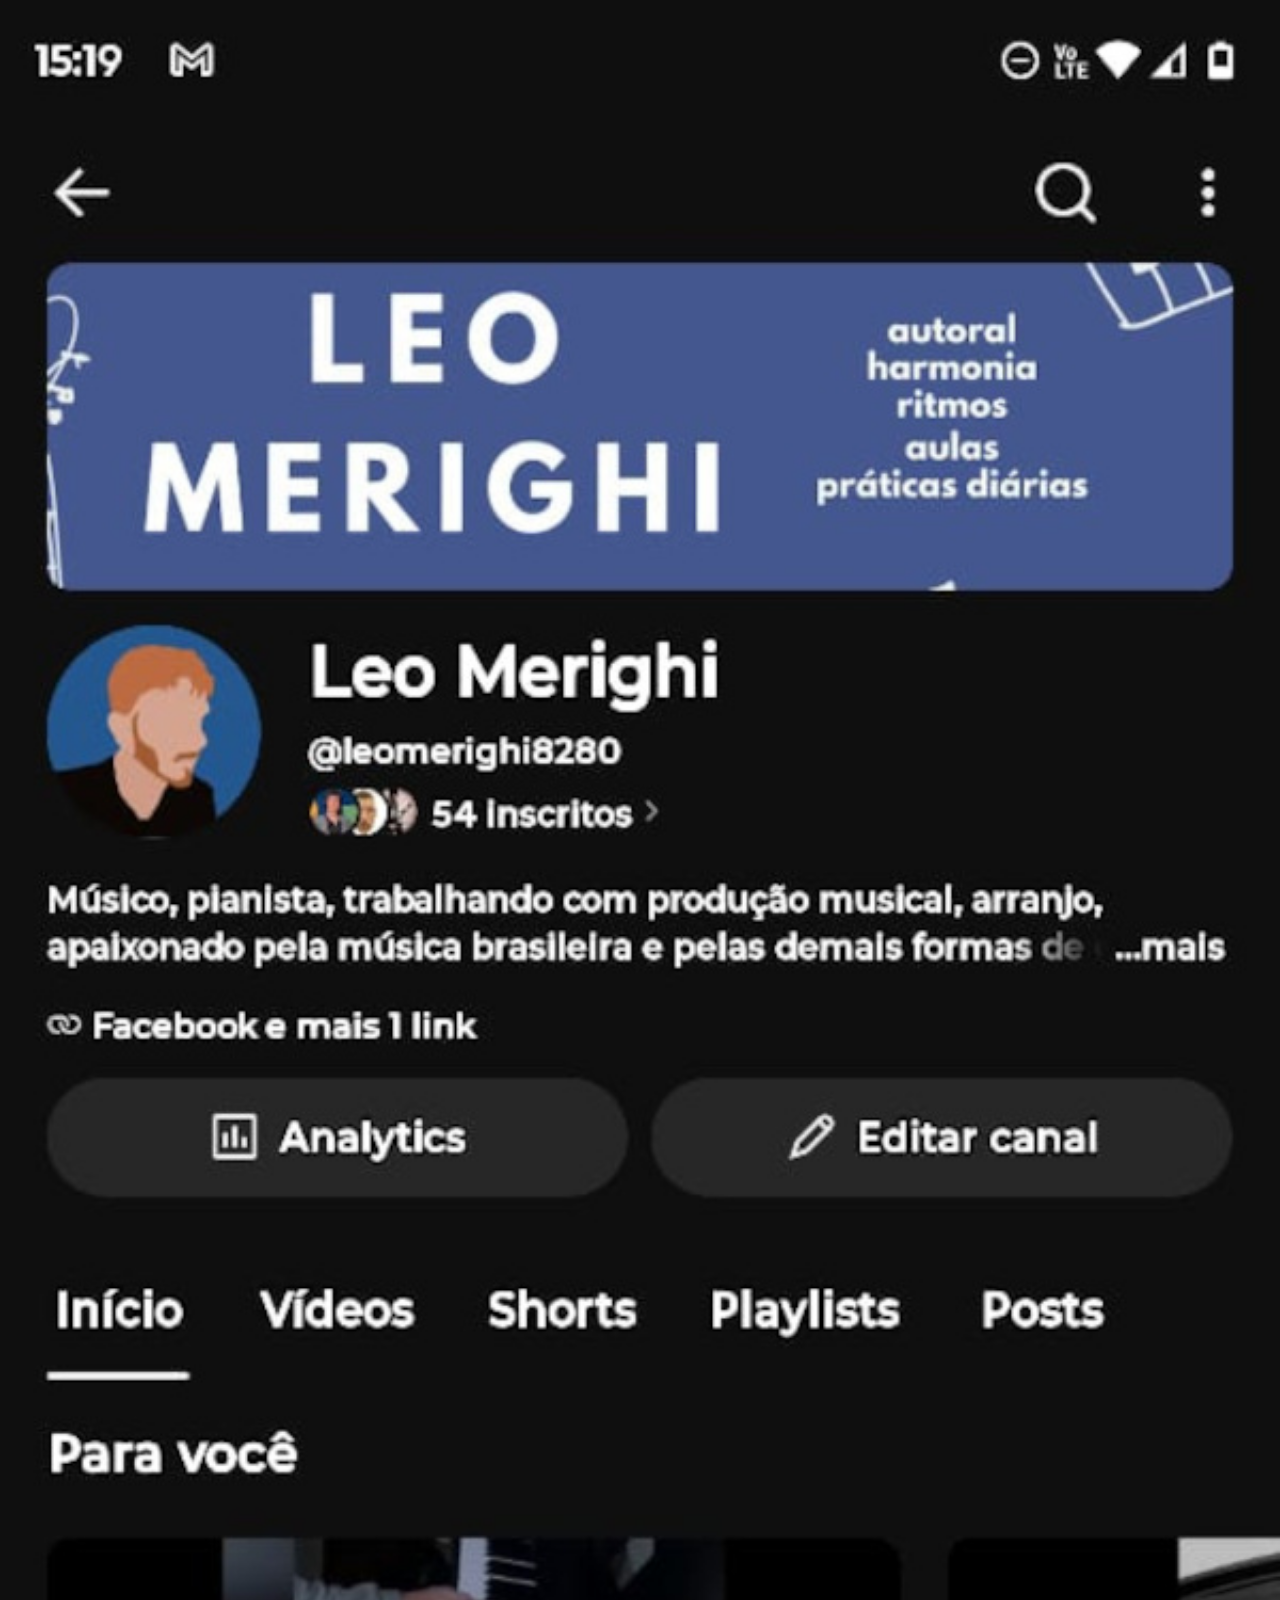
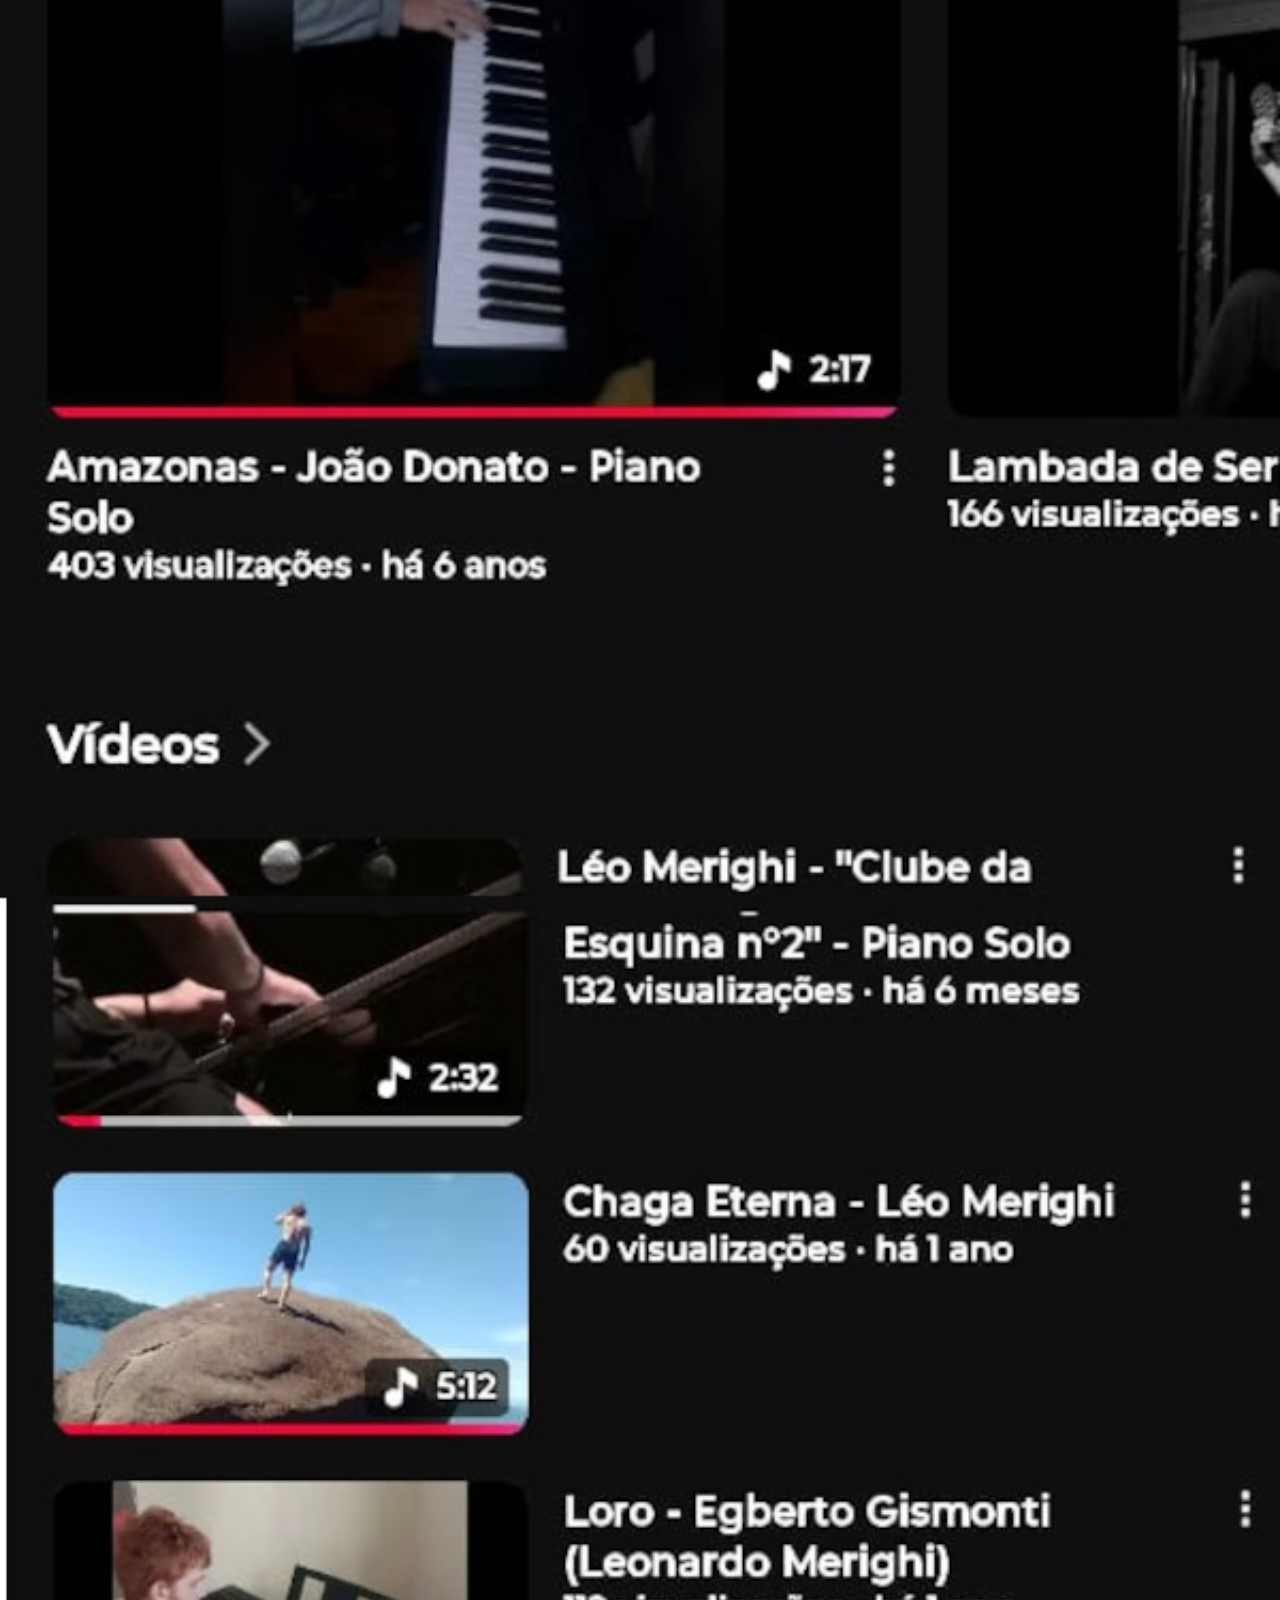
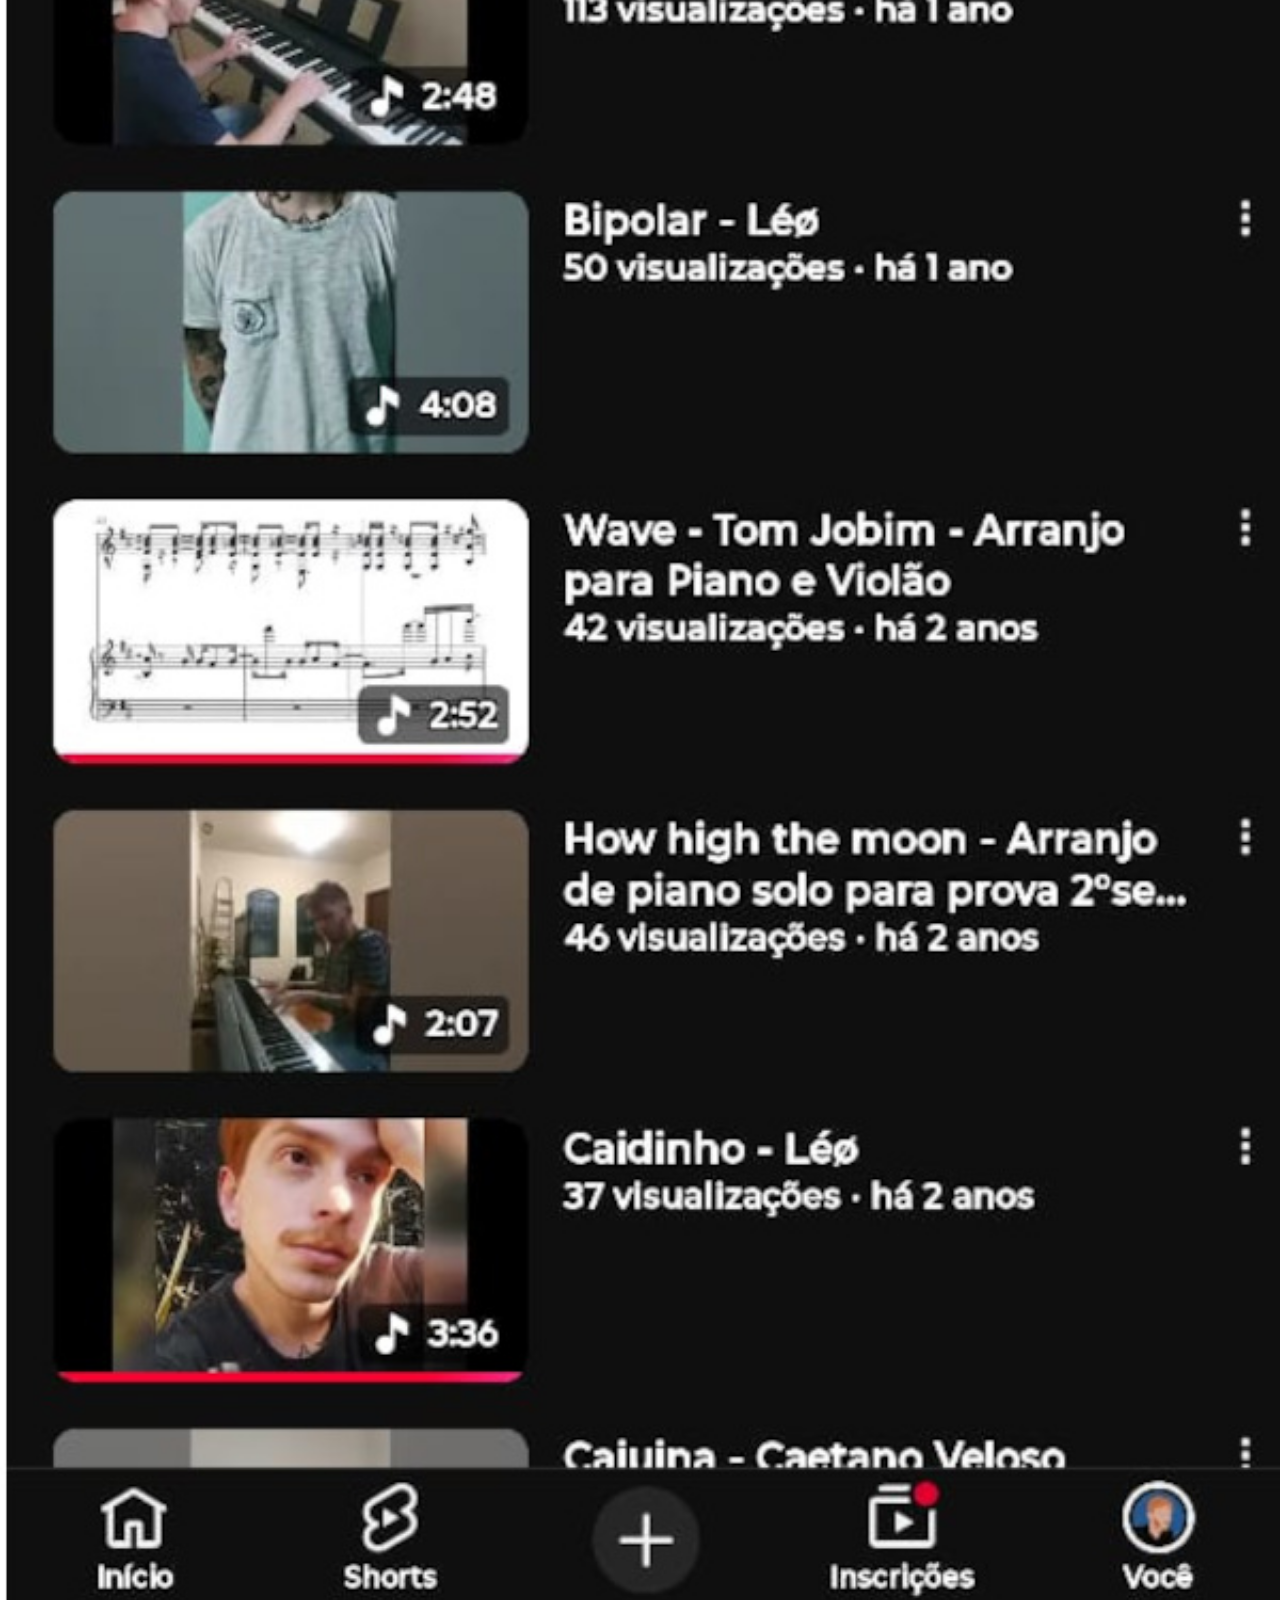
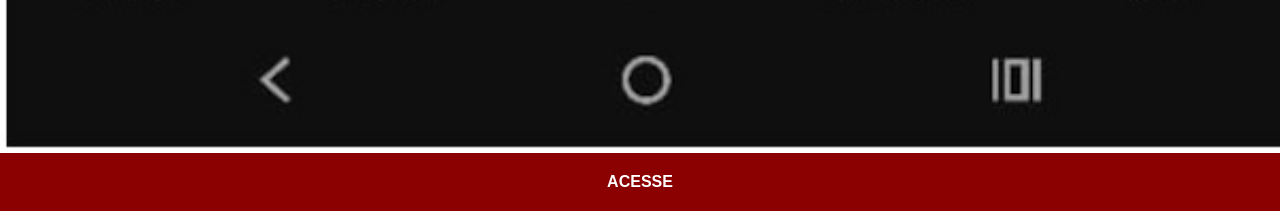
<file: paginas/youtube.html>
<!DOCTYPE html>
<html lang="pt-br">
<head>
    <meta charset="UTF-8">
    <meta name="viewport" content="width=device-width, initial-scale=1.0">
    <title>Youtube</title>
    <link rel="stylesheet" href="../estilos/social.css">
</head>
<body>
    <img src="../imagens/tela-youtube.jpeg" alt="Youtube">
    <a href="https://www.youtube.com/@leomerighi8280" target="_blank">ACESSE</a>
</body>
</html>
</file>
<file: estilos/style.css>
@charset "UTF-8";   

*{
    padding: 0px;
    margin:0px;
    font-family: Arial, Helvetica, sans-serif;
}

html,body{
    height:100vh;
    width:100vw;
   


}

body{
     background: url('../imagens/fundo-madeira.jpg') no-repeat top center;
     background-size: cover;
     background-attachment: fixed;

}

main{
    height:100vh;
    position:relative;
    

}

section#celular{
    height:627px;
    width:311px;
    background-image: url('../imagens/frame-iphone.png');
    background-repeat: no-repeat;
    position:absolute;
    top:50%;
    left:50%;
    transform: translate(-50%, -50%);

}

iframe#tela{
    height:471px;
    width:267px;
    position:relative;
    top:80px;
    left:22px;



}

section#redes-sociais{
    display:flex;
    flex-direction: column;
    text-align: right;
   

}


section#redes-sociais img{
    width:50px;
    margin:10px;
    border-radius: 50%;
    box-shadow: 2px 2px 5px rgba(0, 0, 0, 0.389);
    box-sizing: border-box;
   


}

section#redes-sociais img:hover{
    border: 3px solid rgba(255, 255, 255, 0.871);
    transform: translate(-4px, -4px);
    box-shadow: 5px 5px 10px rgba(0, 0, 0, 0.564);
    transition: 0.3s, border 1s;

}
</file>
<file: estilos/social.css>
@charset "UTF-8";

      *{
            padding: 0px;
            margin: 0px;
            font-family: Arial, Helvetica, sans-serif;
        }

        ::-webkit-scrollbar{
            width: 0px;
            height: 0px;
        }

        img{
            width: 100vw;

        }

        a{
            display:block;
            background-color: darkred;
            padding: 20px;
            text-align: center;
            font-weight: bolder;
            text-decoration: none;
            color:white;

        }

        a:hover{
            background-color: rgb(255, 0, 0);
            border: 2px solid rgba(0, 0, 0, 0.438);
            border-style: inset;

        }
</file>
